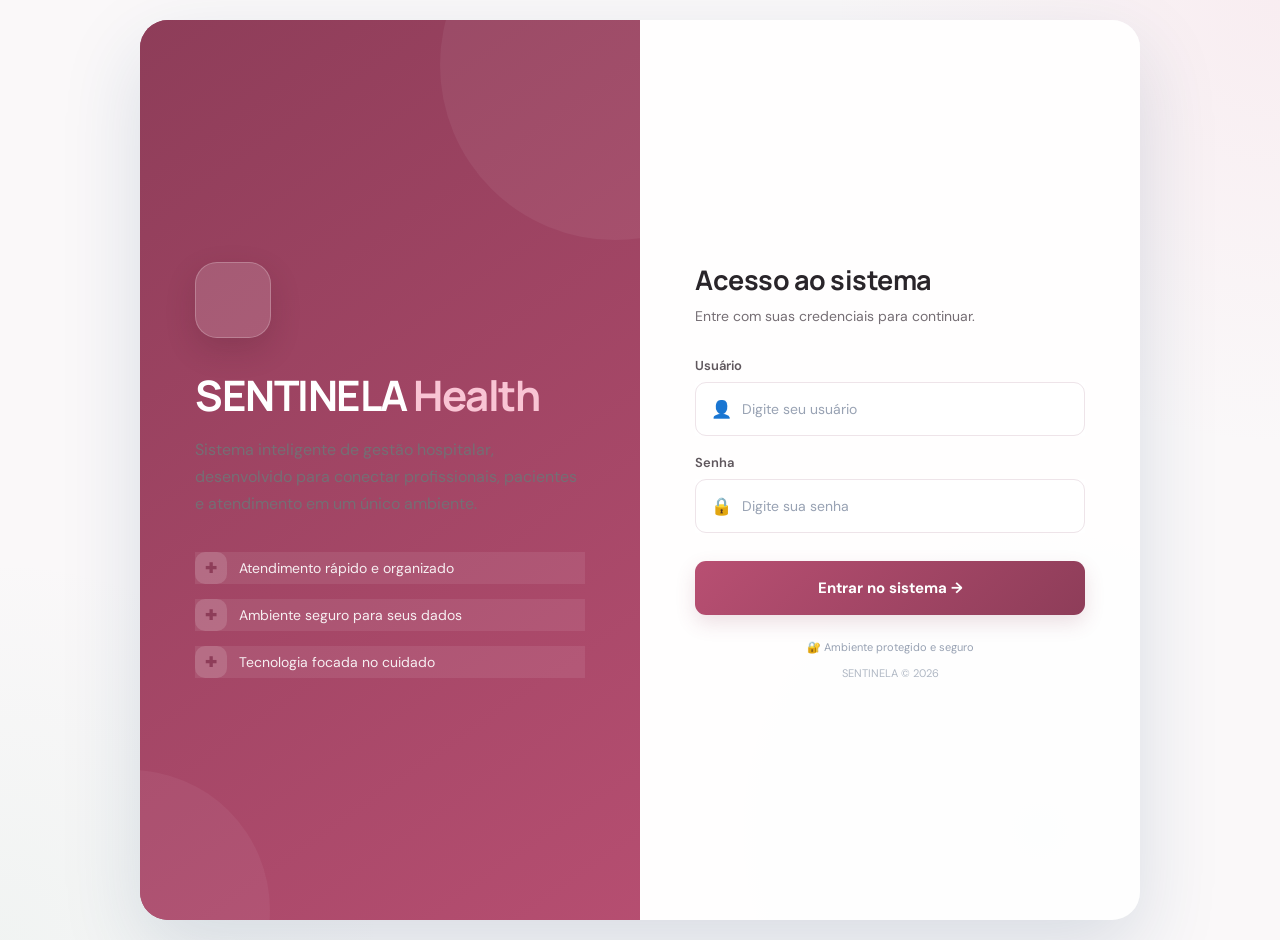
<file: sentinela-main/frontend/index.html>
<!DOCTYPE html>
<html lang="pt-BR">

<head>

  <meta charset="UTF-8">

  <meta
    name="viewport"
    content="width=device-width, initial-scale=1.0"
  >

  <title>SENTINELA | Sistema Hospitalar</title>

  <style>

    * {
      margin: 0;
      padding: 0;
      box-sizing: border-box;
    }

    :root {

      --azul: #0b5ed7;
      --azul-escuro: #073b88;
      --ciano: #12b8d4;

      --texto: #172033;
      --cinza: #667085;
      --borda: #d9e2ec;

      --fundo: #f4f8fc;
      --branco: #ffffff;

    }


    body {

      min-height: 100vh;

      font-family:
        "Inter",
        "Segoe UI",
        Arial,
        sans-serif;

      display: flex;

      justify-content: center;
      align-items: center;

      padding: 20px;

      background:
        radial-gradient(
          circle at 15% 20%,
          rgba(18, 184, 212, 0.16),
          transparent 28%
        ),

        radial-gradient(
          circle at 85% 80%,
          rgba(11, 94, 215, 0.14),
          transparent 30%
        ),

        linear-gradient(
          135deg,
          #f7fbff,
          #eef5fb
        );

      color: var(--texto);

    }


    /* ==============================
       CONTAINER PRINCIPAL
    ============================== */

    .login-wrapper {

      width: 100%;

      max-width: 1000px;

      min-height: 580px;

      display: grid;

      grid-template-columns:
        1fr 1fr;

      background:
        var(--branco);

      border-radius: 28px;

      overflow: hidden;

      box-shadow:
        0 30px 80px
        rgba(25, 65, 110, 0.15);

    }


    /* ==============================
       LADO INSTITUCIONAL
    ============================== */

    .painel-esquerdo {

      position: relative;

      padding: 55px;

      display: flex;

      flex-direction: column;

      justify-content: center;

      color: white;

      overflow: hidden;

      background:
        linear-gradient(
          145deg,
          #062f70 0%,
          #0b5ed7 55%,
          #0a8fc0 100%
        );

    }


    .painel-esquerdo::before {

      content: "";

      position: absolute;

      width: 350px;
      height: 350px;

      border-radius: 50%;

      background:
        rgba(255, 255, 255, 0.06);

      right: -150px;
      top: -130px;

    }


    .painel-esquerdo::after {

      content: "";

      position: absolute;

      width: 280px;
      height: 280px;

      border-radius: 50%;

      background:
        rgba(255, 255, 255, 0.05);

      left: -150px;
      bottom: -130px;

    }


    .logo-grande {

      position: relative;

      z-index: 1;

      width: 76px;
      height: 76px;

      display: flex;

      justify-content: center;
      align-items: center;

      margin-bottom: 28px;

      border-radius: 22px;

      background:
        rgba(255, 255, 255, 0.13);

      border:
        1px solid
        rgba(255, 255, 255, 0.25);

      font-size: 38px;

      box-shadow:
        0 12px 30px
        rgba(0, 0, 0, 0.15);

    }


    .painel-esquerdo h1 {

      position: relative;

      z-index: 1;

      font-size: 42px;

      letter-spacing: -1.5px;

      margin-bottom: 12px;

    }


    .painel-esquerdo h1 span {

      color:
        #55e5f5;

    }


    .descricao {

      position: relative;

      z-index: 1;

      max-width: 390px;

      font-size: 16px;

      line-height: 1.7;

      color:
        rgba(255, 255, 255, 0.78);

      margin-bottom: 35px;

    }


    /* ==============================
       BENEFÍCIOS
    ============================== */

    .recursos {

      position: relative;

      z-index: 1;

      display: flex;

      flex-direction: column;

      gap: 15px;

    }


    .recurso {

      display: flex;

      align-items: center;

      gap: 12px;

      font-size: 14px;

      color:
        rgba(255, 255, 255, 0.9);

    }


    .recurso-icon {

      width: 32px;
      height: 32px;

      display: flex;

      align-items: center;
      justify-content: center;

      border-radius: 10px;

      background:
        rgba(255, 255, 255, 0.12);

      font-size: 15px;

    }


    /* ==============================
       LOGIN
    ============================== */

    .painel-login {

      padding: 55px;

      display: flex;

      flex-direction: column;

      justify-content: center;

    }


    .login-header {

      margin-bottom: 30px;

    }


    .login-header h2 {

      font-size: 27px;

      margin-bottom: 8px;

      letter-spacing: -0.5px;

    }


    .login-header p {

      color:
        var(--cinza);

      font-size: 14px;

      line-height: 1.5;

    }


    /* ==============================
       CAMPOS
    ============================== */

    .campo {

      margin-bottom: 18px;

    }


    .campo label {

      display: block;

      margin-bottom: 8px;

      color:
        #344054;

      font-size: 13px;

      font-weight: 600;

    }


    .input-wrapper {

      position: relative;

    }


    .input-icon {

      position: absolute;

      left: 16px;
      top: 50%;

      transform:
        translateY(-50%);

      font-size: 17px;

      color:
        #98a2b3;

    }


    input {

      width: 100%;

      height: 54px;

      border:
        1px solid var(--borda);

      border-radius: 13px;

      background:
        #fbfdff;

      padding:
        0 16px 0 46px;

      font-size: 14px;

      color:
        var(--texto);

      outline: none;

      transition:
        0.2s ease;

    }


    input::placeholder {

      color:
        #98a2b3;

    }


    input:focus {

      background:
        white;

      border-color:
        var(--azul);

      box-shadow:
        0 0 0 4px
        rgba(11, 94, 215, 0.09);

    }


    /* ==============================
       BOTÃO
    ============================== */

    .botao-login {

      width: 100%;

      height: 54px;

      margin-top: 10px;

      border: none;

      border-radius: 13px;

      background:
        linear-gradient(
          135deg,
          var(--azul),
          #087ce8
        );

      color:
        white;

      font-size: 15px;

      font-weight: 700;

      cursor: pointer;

      box-shadow:
        0 10px 22px
        rgba(11, 94, 215, 0.22);

      transition:
        0.2s ease;

    }


    .botao-login:hover {

      transform:
        translateY(-2px);

      box-shadow:
        0 14px 28px
        rgba(11, 94, 215, 0.28);

    }


    .botao-login:active {

      transform:
        translateY(0);

    }


    .botao-login:disabled {

      opacity: 0.65;

      cursor:
        not-allowed;

      transform:
        none;

    }


    /* ==============================
       STATUS
    ============================== */

    #mensagem {

      display: none;

      margin-top: 18px;

      padding: 13px;

      border-radius: 11px;

      text-align: center;

      font-size: 13px;

      font-weight: 600;

    }


    #mensagem.erro {

      display: block;

      background:
        #fff0f1;

      color:
        #d92d20;

    }


    #mensagem.carregando {

      display: block;

      background:
        #eef5ff;

      color:
        var(--azul);

    }


    #mensagem.sucesso {

      display: block;

      background:
        #eafaf3;

      color:
        #16a36a;

    }


    /* ==============================
       RODAPÉ
    ============================== */

    .seguranca {

      display: flex;

      justify-content: center;

      align-items: center;

      gap: 6px;

      margin-top: 25px;

      font-size: 11px;

      color:
        #98a2b3;

    }


    .rodape {

      margin-top: 12px;

      text-align: center;

      font-size: 11px;

      color:
        #b0b8c4;

    }


    /* ==============================
       RESPONSIVO
    ============================== */

    @media (max-width: 800px) {

      .login-wrapper {

        grid-template-columns:
          1fr;

        max-width: 500px;

      }


      .painel-esquerdo {

        padding: 35px;

        min-height: 300px;

      }


      .painel-esquerdo h1 {

        font-size: 32px;

      }


      .descricao {

        margin-bottom: 20px;

      }


      .recursos {

        display: none;

      }


      .painel-login {

        padding: 35px;

      }

    }


    @media (max-width: 480px) {

      body {

        padding: 0;

      }


      .login-wrapper {

        min-height: 100vh;

        border-radius: 0;

        box-shadow: none;

      }


      .painel-esquerdo {

        min-height: 260px;

        padding:
          30px 25px;

      }


      .painel-login {

        padding:
          30px 25px;

      }


      .logo-grande {

        width: 60px;
        height: 60px;

        font-size: 30px;

      }


      .painel-esquerdo h1 {

        font-size: 29px;

      }

    }

  </style>

  <link rel="stylesheet" href="css/sentinela.css">
  <link rel="icon" type="image/svg+xml" href="img/sentinela-logo.svg">
</head>


<body>


  <main class="login-wrapper">


    <!-- ==========================
         PAINEL INSTITUCIONAL
    =========================== -->

    <section class="painel-esquerdo">


      <div class="logo-grande" aria-label="Sentinela"></div>


      <h1>

        SENTINELA
        <span>Health</span>

      </h1>


      <p class="descricao">

        Sistema inteligente de gestão hospitalar,
        desenvolvido para conectar profissionais,
        pacientes e atendimento em um único ambiente.

      </p>


      <div class="recursos">


        <div class="recurso">

          <div class="recurso-icon">
            ✓
          </div>

          <span>
            Atendimento rápido e organizado
          </span>

        </div>


        <div class="recurso">

          <div class="recurso-icon">
            🔒
          </div>

          <span>
            Ambiente seguro para seus dados
          </span>

        </div>


        <div class="recurso">

          <div class="recurso-icon">
            ♥
          </div>

          <span>
            Tecnologia focada no cuidado
          </span>

        </div>


      </div>

    </section>


    <!-- ==========================
         PAINEL DE LOGIN
    =========================== -->

    <section class="painel-login">


      <div class="login-header">

        <h2>
          Acesso ao sistema
        </h2>

        <p>
          Entre com suas credenciais para continuar.
        </p>

      </div>


      <form id="loginForm">


        <!-- ==========================
             USUÁRIO
        =========================== -->

        <div class="campo">

          <label for="usuario">
            Usuário
          </label>

          <div class="input-wrapper">

            <span class="input-icon">
              👤
            </span>

            <input
              id="usuario"
              type="text"
              placeholder="Digite seu usuário"
              autocomplete="username"
              required
            >

          </div>

        </div>


        <!-- ==========================
             SENHA
        =========================== -->

        <div class="campo">

          <label for="senha">
            Senha
          </label>

          <div class="input-wrapper">

            <span class="input-icon">
              🔒
            </span>

            <input
              id="senha"
              type="password"
              placeholder="Digite sua senha"
              autocomplete="current-password"
              required
            >

          </div>

        </div>


        <!-- ==========================
             BOTÃO
        =========================== -->

        <button
          class="botao-login"
          type="submit"
          id="botaoEntrar"
        >

          Entrar no sistema →

        </button>


      </form>


      <!-- MENSAGEM -->

      <div id="mensagem"></div>


      <!-- SEGURANÇA -->

      <div class="seguranca">

        🔐 Ambiente protegido e seguro

      </div>


      <!-- RODAPÉ -->

      <div class="rodape">

        SENTINELA © 2026

      </div>


    </section>


  </main>


  <script>


    /* ==================================
       ELEMENTOS
    ================================== */

    const formulario =
      document.getElementById(
        "loginForm"
      );


    const usuario =
      document.getElementById(
        "usuario"
      );


    const senha =
      document.getElementById(
        "senha"
      );


    const mensagem =
      document.getElementById(
        "mensagem"
      );


    const botao =
      document.getElementById(
        "botaoEntrar"
      );


    /* ==================================
       EVENTO DO FORMULÁRIO
    ================================== */

    formulario.addEventListener(
      "submit",
      login
    );


    /* ==================================
       FUNÇÃO DE LOGIN
    ================================== */

    async function login(evento) {

      evento.preventDefault();


      /* ==============================
         PEGAR VALORES
      ============================== */

      const usuarioValor =
        usuario.value.trim();

      const senhaValor =
        senha.value;


      /* ==============================
         VALIDAÇÃO
      ============================== */

      if (
        !usuarioValor ||
        !senhaValor
      ) {

        mostrarMensagem(
          "Preencha usuário e senha.",
          "erro"
        );

        return;

      }


      /* ==============================
         LOADING
      ============================== */

      botao.disabled = true;

      botao.textContent =
        "Entrando...";


      mostrarMensagem(
        "Autenticando suas credenciais...",
        "carregando"
      );


      /* ==============================
         LOGIN EXCLUSIVO DA TV
         
         Usuário: tv
         Senha: 123
      ============================== */

      if (
        usuarioValor.toLowerCase() === "tv" &&
        senhaValor === "123"
      ) {

        mostrarMensagem(
          "Acesso à TV autorizado. Abrindo painel...",
          "sucesso"
        );


        /*
         * Pequeno intervalo para
         * mostrar a mensagem de sucesso.
         */

        setTimeout(
          function() {

            window.location.href =
              "tv.html";

          },
          500
        );


        return;

      }


      /* ==============================
         LOGIN DOS OUTROS USUÁRIOS
      ============================== */

      try {

        const resposta =
          await fetch("/login",
            {
              method: "POST",

              headers: {

                "Content-Type":
                  "application/json"

              },

              body: JSON.stringify({

                usuario:
                  usuarioValor,

                senha:
                  senhaValor

              })

            }
          );


        /* ==============================
           TENTAR LER JSON
        ============================== */

        let data;

        try {

          data =
            await resposta.json();

        } catch {

          data = {};

        }


        /* ==============================
           LOGIN INVÁLIDO
        ============================== */

        if (!resposta.ok) {

          throw new Error(
            data.mensagem ||
            "Usuário ou senha inválidos."
          );

        }


        /* ==============================
           TRIAGEM
        ============================== */

        if (
          data.tipo ===
          "triagem"
        ) {

          window.location.href =
            "triagem.html";

          return;

        }


        /* ==============================
           MÉDICO
        ============================== */

        if (
          data.tipo ===
          "medico"
        ) {

          window.location.href =
            "medico.html";

          return;

        }


        /* ==============================
           ATENDIMENTO
        ============================== */

        if (
          data.tipo ===
          "atendimento"
        ) {

          window.location.href =
            "atendimento.html";

          return;

        }


        /* ==============================
           TV PELO SERVIDOR
           
           Caso futuramente você também
           cadastre a TV no banco.
        ============================== */

        if (
          data.tipo ===
          "tv"
        ) {

          window.location.href =
            "tv.html";

          return;

        }


        /* ==============================
           PERFIL DESCONHECIDO
        ============================== */

        throw new Error(
          "Perfil de usuário não reconhecido."
        );


      } catch (erro) {

        console.error(
          "Erro no login:",
          erro
        );


        mostrarMensagem(
          erro.message ||
          "Não foi possível conectar ao servidor.",
          "erro"
        );


        botao.disabled = false;

        botao.textContent =
          "Entrar no sistema →";

      }

    }


    /* ==================================
       MOSTRAR MENSAGEM
    ================================== */

    function mostrarMensagem(
      texto,
      tipo
    ) {

      mensagem.textContent =
        texto;

      mensagem.className =
        tipo;

    }


    /* ==================================
       ENTER PARA ENTRAR
    ================================== */

    usuario.addEventListener(
      "keydown",
      function(evento) {

        if (
          evento.key ===
          "Enter"
        ) {

          evento.preventDefault();

          senha.focus();

        }

      }
    );


    senha.addEventListener(
      "keydown",
      function(evento) {

        if (
          evento.key ===
          "Enter"
        ) {

          evento.preventDefault();

          formulario.requestSubmit();

        }

      }
    );


  </script>


</body>

</html>
</file>
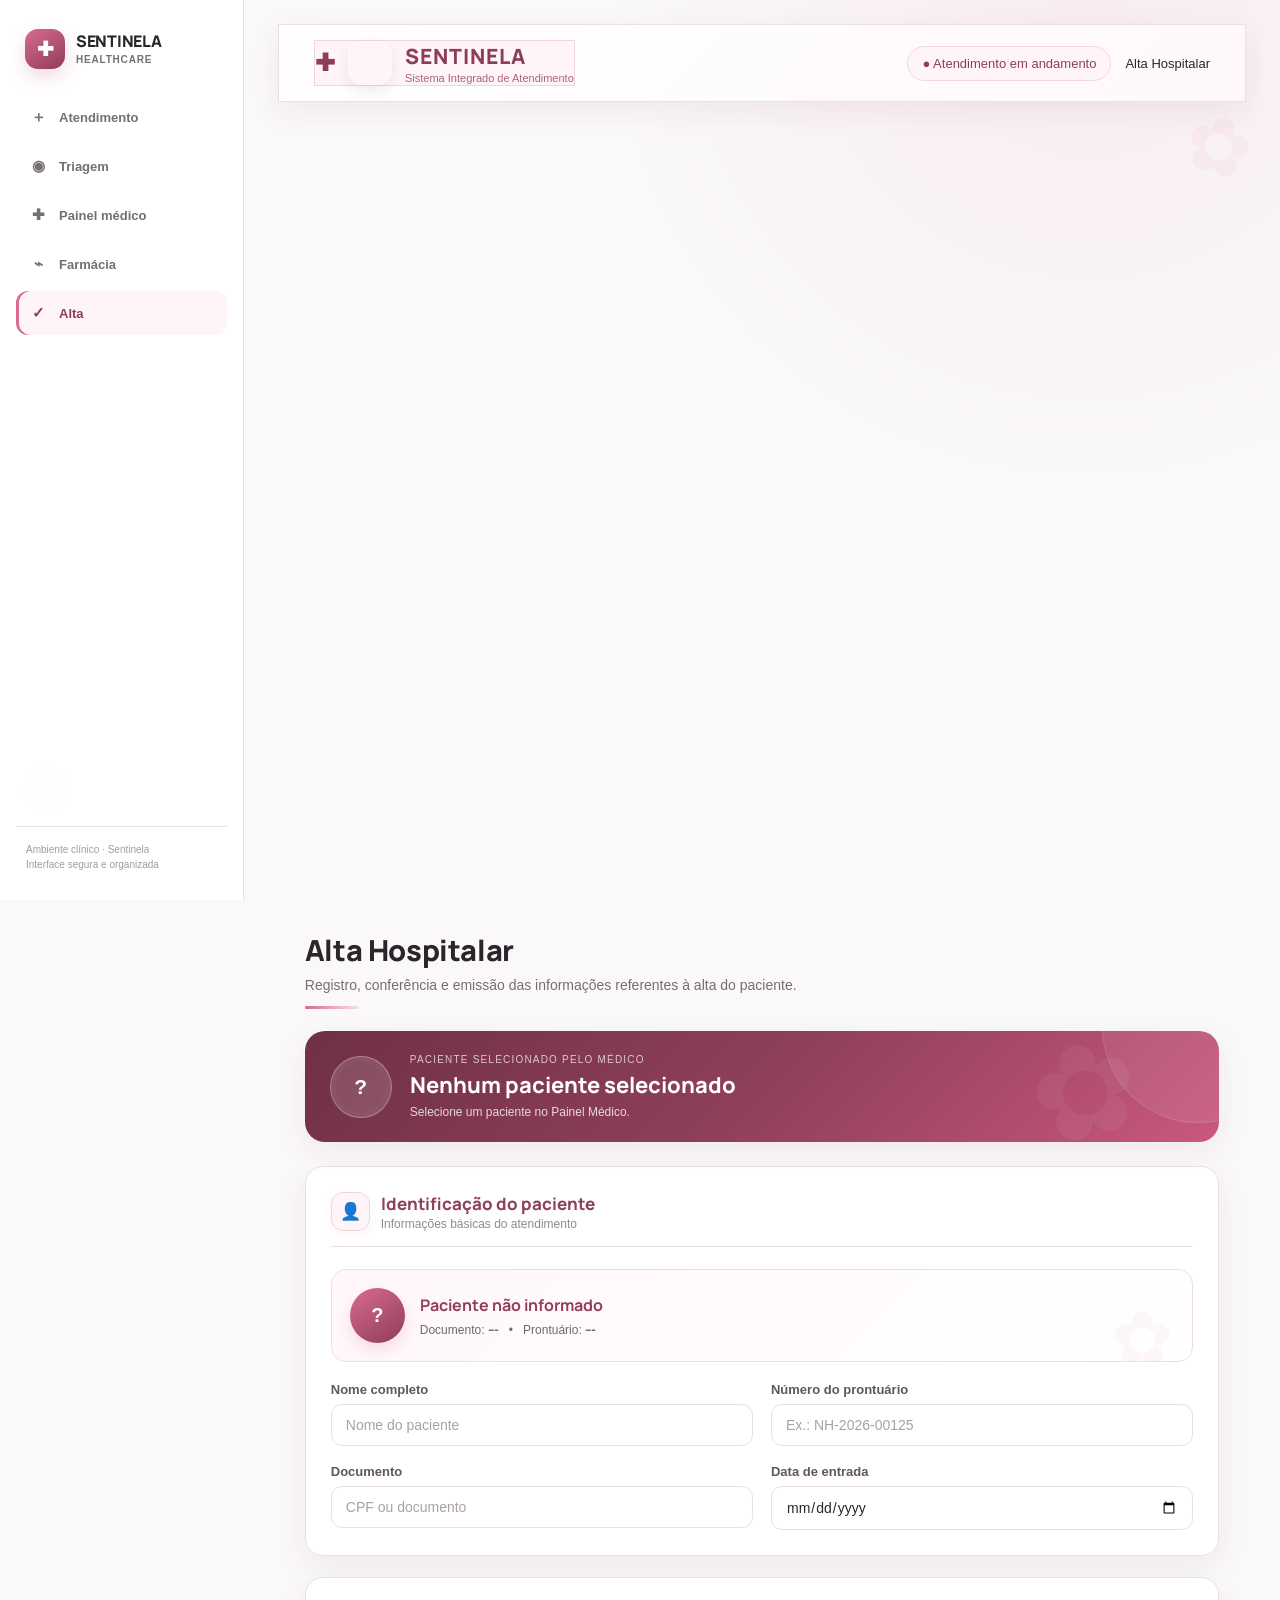
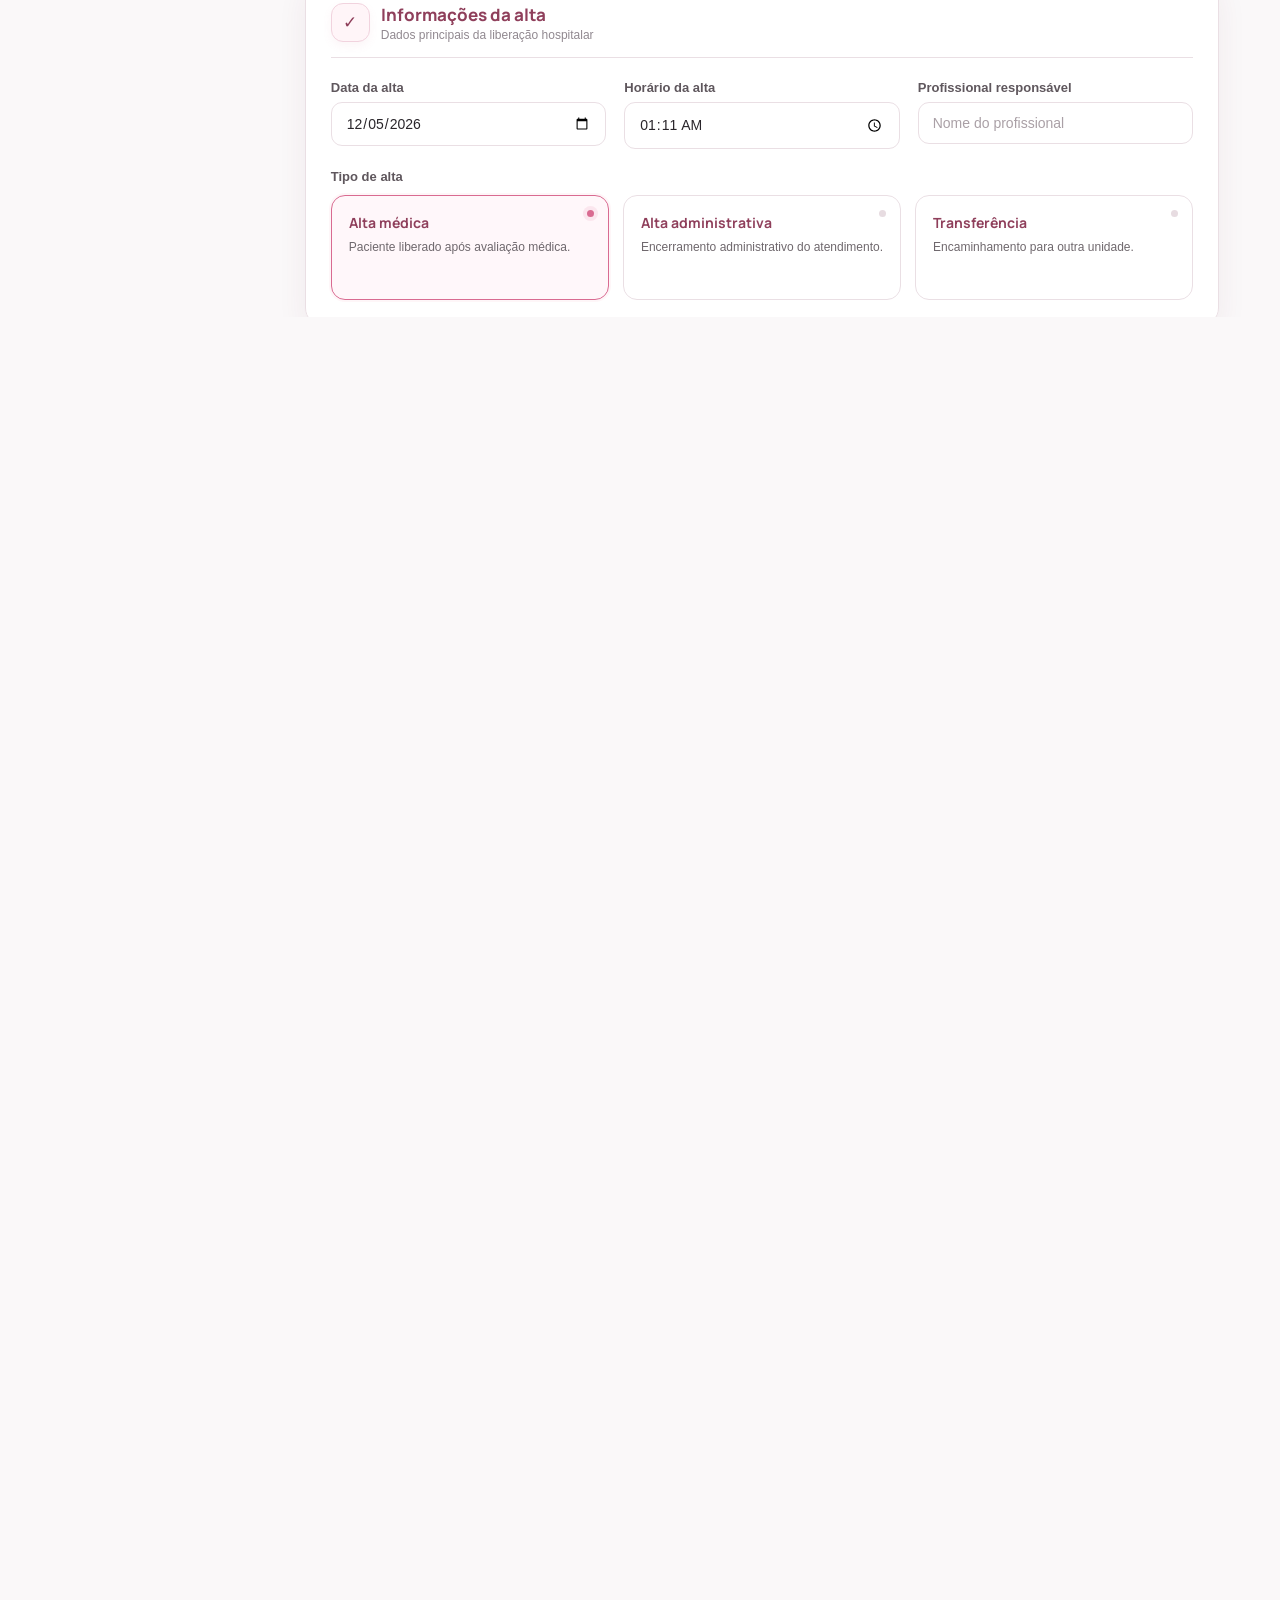
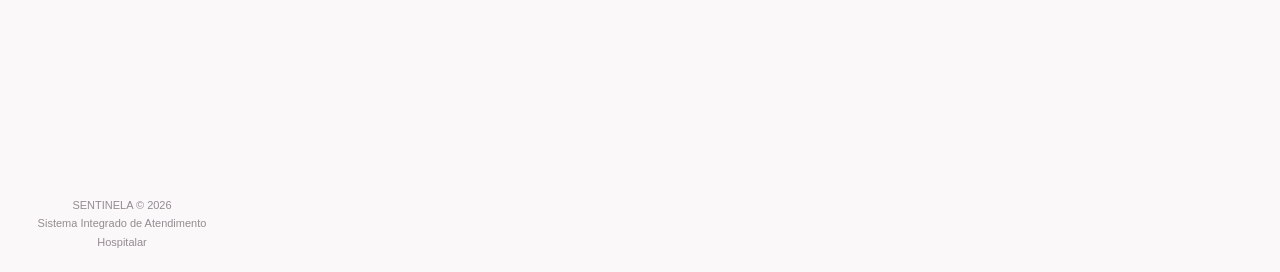
<file: sentinela-main/frontend/alta.html>
<!DOCTYPE html>
<html lang="pt-BR">

<head>

  <meta charset="UTF-8">
  <meta name="viewport" content="width=device-width, initial-scale=1.0">

  <title>SENTINELA | Alta Hospitalar</title>

  <link rel="stylesheet" href="css/sentinela.css">
  <link rel="icon" type="image/svg+xml" href="img/sentinela-logo.svg">

  <style>

    /* =====================================================
       SENTINELA — SAKURA CLINICAL
       Alta Hospitalar
    ===================================================== */

    * {
      margin: 0;
      padding: 0;
      box-sizing: border-box;
      font-family: "Inter", "Segoe UI", Arial, sans-serif;
    }

    :root {

      /* Sakura */
      --sakura: #d96b91;
      --sakura-light: #f9dfe8;
      --sakura-soft: #fff5f8;
      --sakura-hover: #c9587e;
      --sakura-dark: #8f3f5b;
      --rose-deep: #6f3047;

      /* Medical */
      --medical-green: #218a68;
      --medical-green-soft: #eaf8f3;

      --warning: #a87516;
      --warning-soft: #fff8e8;

      --danger: #c84d5c;
      --danger-soft: #fff0f2;

      /* Neutral */
      --background: #faf8f9;
      --white: #ffffff;
      --text: #29252a;
      --text-soft: #6f686d;
      --text-light: #918990;

      --border: #eadfe4;
      --border-light: #f1e8ec;

      --shadow:
        0 10px 30px rgba(111, 48, 71, .07);

      --shadow-hover:
        0 14px 35px rgba(111, 48, 71, .12);
    }


    /* =====================================================
       BODY
    ===================================================== */

    body {

      min-height: 100vh;

      background:
        radial-gradient(
          circle at 90% 5%,
          rgba(217,107,145,.08),
          transparent 25%
        ),
        radial-gradient(
          circle at 5% 45%,
          rgba(249,223,232,.25),
          transparent 28%
        ),
        var(--background);

      color: var(--text);

      position: relative;

    }


    /* Pequenos detalhes Sakura */

    body::before {

      content: "✿";

      position: fixed;

      top: 95px;
      right: 28px;

      font-size: 80px;

      color: rgba(217,107,145,.055);

      transform: rotate(15deg);

      pointer-events: none;

      z-index: 0;

    }


    body::after {

      content: "✿";

      position: fixed;

      bottom: 70px;
      left: 20px;

      font-size: 65px;

      color: rgba(143,63,91,.035);

      transform: rotate(-20deg);

      pointer-events: none;

      z-index: 0;

    }


    /* =====================================================
       HEADER
    ===================================================== */

    header {

      height: 78px;

      background:
        linear-gradient(
          135deg,
          #6f3047 0%,
          #8f3f5b 45%,
          #c9587e 100%
        );

      color: white;

      display: flex;

      align-items: center;

      justify-content: space-between;

      padding: 0 35px;

      box-shadow:
        0 6px 22px rgba(111,48,71,.20);

      position: relative;

      overflow: hidden;

      z-index: 2;

    }


    header::after {

      content: "";

      position: absolute;

      width: 280px;
      height: 280px;

      right: -100px;
      top: -170px;

      border-radius: 50%;

      border:
        1px solid
        rgba(255,255,255,.13);

      box-shadow:
        0 0 0 25px rgba(255,255,255,.025),
        0 0 0 50px rgba(255,255,255,.02);

    }


    .logo {

      display: flex;

      align-items: center;

      gap: 13px;

      position: relative;

      z-index: 2;

    }


    .logo-icon {

      width: 44px;
      height: 44px;

      border-radius: 14px;

      background:
        rgba(255,255,255,.13);

      border:
        1px solid
        rgba(255,255,255,.25);

      display: flex;

      align-items: center;
      justify-content: center;

      font-size: 23px;

      position: relative;

      box-shadow:
        0 5px 15px rgba(0,0,0,.08);

    }


    .logo-icon::before {

      content: "✿";

      color: white;

      font-size: 20px;

    }


    .logo h1 {

      font-size: 21px;

      letter-spacing: 1px;

      font-weight: 800;

    }


    .logo span {

      display: block;

      font-size: 11px;

      opacity: .78;

      margin-top: 2px;

    }


    .header-info {

      display: flex;

      align-items: center;

      gap: 14px;

      font-size: 13px;

      position: relative;

      z-index: 2;

    }


    .status {

      background:
        rgba(255,255,255,.13);

      padding:
        9px 14px;

      border-radius: 30px;

      border:
        1px solid
        rgba(255,255,255,.20);

      backdrop-filter: blur(8px);

    }


    /* =====================================================
       CONTAINER
    ===================================================== */

    .container {

      max-width: 1250px;

      margin: 34px auto;

      padding: 0 25px;

      position: relative;

      z-index: 1;

    }


    /* =====================================================
       PAGE TITLE
    ===================================================== */

    .page-title {

      margin-bottom: 22px;

      position: relative;

    }


    .page-title h2 {

      font-size: 29px;

      color: var(--sakura-dark);

      margin-bottom: 7px;

      font-weight: 800;

      letter-spacing: -.4px;

    }


    .page-title p {

      color: var(--text-soft);

      font-size: 14px;

    }


    /* pequena linha decorativa */

    .page-title::after {

      content: "";

      display: block;

      width: 54px;
      height: 3px;

      margin-top: 13px;

      border-radius: 20px;

      background:
        linear-gradient(
          90deg,
          var(--sakura),
          var(--sakura-light)
        );

    }


    /* =====================================================
       PACIENTE SELECIONADO
    ===================================================== */

    .paciente-selecionado {

      position: relative;

      background:
        linear-gradient(
          135deg,
          #6f3047,
          #8f3f5b 50%,
          #c9587e
        );

      color: white;

      border-radius: 20px;

      padding: 23px 25px;

      margin-bottom: 24px;

      display: flex;

      align-items: center;

      gap: 18px;

      overflow: hidden;

      box-shadow:
        0 14px 32px
        rgba(111,48,71,.18);

    }


    .paciente-selecionado::before {

      content: "✿";

      position: absolute;

      right: 80px;
      bottom: -25px;

      font-size: 130px;

      color:
        rgba(255,255,255,.055);

      transform: rotate(-15deg);

    }


    .paciente-selecionado::after {

      content: "";

      position: absolute;

      width: 190px;
      height: 190px;

      right: -75px;
      top: -100px;

      border-radius: 50%;

      background:
        rgba(255,255,255,.08);

      border:
        1px solid
        rgba(255,255,255,.10);

    }


    .paciente-avatar {

      position: relative;

      z-index: 2;

      width: 62px;
      height: 62px;

      flex-shrink: 0;

      border-radius: 50%;

      background:
        rgba(255,255,255,.14);

      border:
        1px solid
        rgba(255,255,255,.30);

      display: flex;

      align-items: center;
      justify-content: center;

      font-size: 21px;

      font-weight: 800;

      box-shadow:
        inset 0 0 0 5px
        rgba(255,255,255,.025);

    }


    .paciente-selecionado-info {

      position: relative;

      z-index: 2;

    }


    .paciente-selecionado-info small {

      display: block;

      font-size: 10px;

      text-transform: uppercase;

      letter-spacing: 1.2px;

      opacity: .72;

      margin-bottom: 5px;

    }


    .paciente-selecionado-info h3 {

      font-size: 22px;

      margin-bottom: 5px;

      font-weight: 750;

    }


    .paciente-selecionado-info p {

      font-size: 12px;

      opacity: .80;

    }


    /* =====================================================
       CARDS
    ===================================================== */

    .card {

      background:
        rgba(255,255,255,.96);

      border-radius: 18px;

      padding: 25px;

      margin-bottom: 21px;

      border:
        1px solid
        var(--border);

      box-shadow:
        var(--shadow);

      transition:
        transform .22s ease,
        box-shadow .22s ease,
        border-color .22s ease;

    }


    .card:hover {

      transform: translateY(-1px);

      box-shadow:
        var(--shadow-hover);

      border-color:
        #e5cdd6;

    }


    /* =====================================================
       CARD TITLE
    ===================================================== */

    .card-title {

      display: flex;

      align-items: center;

      gap: 11px;

      margin-bottom: 22px;

      padding-bottom: 15px;

      border-bottom:
        1px solid
        var(--border-light);

    }


    .card-title-icon {

      width: 39px;
      height: 39px;

      border-radius: 12px;

      background:
        linear-gradient(
          135deg,
          var(--sakura-soft),
          var(--sakura-light)
        );

      color:
        var(--sakura-dark);

      display: flex;

      align-items: center;
      justify-content: center;

      font-size: 17px;

      border:
        1px solid
        #f1d3de;

      box-shadow:
        0 4px 10px
        rgba(217,107,145,.07);

    }


    .card-title h3 {

      font-size: 17px;

      color:
        var(--sakura-dark);

      font-weight: 750;

    }


    .card-title p {

      color:
        var(--text-light);

      font-size: 12px;

      margin-top: 2px;

    }


    /* =====================================================
       GRID
    ===================================================== */

    .grid {

      display: grid;

      grid-template-columns:
        repeat(2, 1fr);

      gap: 18px;

    }


    .grid-3 {

      display: grid;

      grid-template-columns:
        repeat(3, 1fr);

      gap: 18px;

    }


    .campo {

      display: flex;

      flex-direction: column;

      gap: 7px;

    }


    .campo.full {

      grid-column:
        1 / -1;

    }


    label {

      font-size: 13px;

      font-weight: 650;

      color:
        #4e454b;

    }


    /* =====================================================
       INPUTS
    ===================================================== */

    input,
    select,
    textarea {

      width: 100%;

      border:
        1px solid
        var(--border);

      border-radius: 11px;

      padding:
        12px 14px;

      outline: none;

      font-size: 14px;

      color:
        var(--text);

      background:
        #fffafb;

      transition:
        border .2s ease,
        box-shadow .2s ease,
        background .2s ease,
        transform .2s ease;

    }


    input::placeholder,
    textarea::placeholder {

      color:
        #aaa0a6;

    }


    input:hover,
    select:hover,
    textarea:hover {

      border-color:
        #dfc8d1;

    }


    input:focus,
    select:focus,
    textarea:focus {

      border-color:
        var(--sakura);

      box-shadow:
        0 0 0 3px
        rgba(217,107,145,.11);

      background:
        white;

    }


    input:focus,
    select:focus {

      transform:
        translateY(-1px);

    }


    textarea {

      resize: vertical;

      min-height: 120px;

      line-height: 1.55;

    }


    /* =====================================================
       IDENTIFICAÇÃO DO PACIENTE
    ===================================================== */

    .patient-highlight {

      background:
        linear-gradient(
          135deg,
          #fff6f9,
          #fffafb
        );

      border:
        1px solid
        #efd8e0;

      border-radius: 15px;

      padding: 18px;

      display: flex;

      align-items: center;

      gap: 15px;

      margin-bottom: 20px;

      position: relative;

      overflow: hidden;

    }


    .patient-highlight::after {

      content: "✿";

      position: absolute;

      right: 18px;
      bottom: -22px;

      font-size: 75px;

      color:
        rgba(217,107,145,.055);

    }


    .patient-avatar {

      width: 55px;
      height: 55px;

      border-radius: 50%;

      background:
        linear-gradient(
          135deg,
          var(--sakura),
          var(--sakura-dark)
        );

      color: white;

      display: flex;

      align-items: center;
      justify-content: center;

      font-size: 20px;

      font-weight: 800;

      flex-shrink: 0;

      box-shadow:
        0 7px 16px
        rgba(217,107,145,.20);

    }


    .patient-info h4 {

      color:
        var(--sakura-dark);

      font-size: 16px;

      margin-bottom: 4px;

    }


    .patient-info span {

      color:
        var(--text-soft);

      font-size: 12px;

    }


    .patient-info strong {

      color:
        #4d4449;

    }


    /* =====================================================
       TIPO DE ALTA
    ===================================================== */

    .alta-options {

      display: grid;

      grid-template-columns:
        repeat(3, 1fr);

      gap: 14px;

      margin-top: 10px;

    }


    .alta-option {

      position: relative;

    }


    .alta-option input {

      display: none;

    }


    .alta-option label {

      display: block;

      border:
        1px solid
        var(--border);

      border-radius: 14px;

      padding: 17px;

      cursor: pointer;

      transition:
        .2s ease;

      background:
        white;

      min-height: 105px;

      position: relative;

    }


    .alta-option label::after {

      content: "";

      position: absolute;

      width: 7px;
      height: 7px;

      border-radius: 50%;

      right: 14px;
      top: 14px;

      background:
        #e7dce1;

    }


    .alta-option label:hover {

      border-color:
        #e1bdca;

      transform:
        translateY(-2px);

      box-shadow:
        0 7px 18px
        rgba(111,48,71,.07);

    }


    .alta-option label strong {

      display: block;

      color:
        var(--sakura-dark);

      margin-bottom: 7px;

      font-size: 14px;

    }


    .alta-option label span {

      font-size: 12px;

      color:
        var(--text-soft);

      font-weight: normal;

      line-height: 1.45;

    }


    .alta-option input:checked + label {

      border-color:
        var(--sakura);

      background:
        linear-gradient(
          135deg,
          #fff5f8,
          #fffafb
        );

      box-shadow:
        0 0 0 3px
        rgba(217,107,145,.08);

    }


    .alta-option input:checked + label::after {

      background:
        var(--sakura);

      box-shadow:
        0 0 0 4px
        rgba(217,107,145,.12);

    }


    /* =====================================================
       RESUMO
    ===================================================== */

    .resumo-box {

      background:
        linear-gradient(
          135deg,
          #fff7fa,
          #fffafb
        );

      border-left:
        4px solid
        var(--sakura);

      padding:
        16px 18px;

      border-radius: 9px;

      margin-top: 20px;

      color:
        #655a60;

      font-size: 13px;

      line-height: 1.65;

    }


    .resumo-box strong {

      color:
        var(--sakura-dark);

    }


    /* =====================================================
       AVISO
    ===================================================== */

    .aviso {

      display: flex;

      align-items: flex-start;

      gap: 12px;

      background:
        var(--warning-soft);

      border:
        1px solid
        #f1dfae;

      padding: 15px;

      border-radius: 12px;

      color:
        #735e24;

      font-size: 12px;

      line-height: 1.55;

      box-shadow:
        0 5px 15px
        rgba(168,117,22,.04);

    }


    .aviso-icon {

      width: 27px;
      height: 27px;

      border-radius: 50%;

      display: flex;

      align-items: center;
      justify-content: center;

      background:
        rgba(168,117,22,.10);

      flex-shrink: 0;

      font-size: 15px;

    }


    /* =====================================================
       BOTÕES
    ===================================================== */

    .acoes {

      display: flex;

      justify-content: flex-end;

      gap: 11px;

      margin-top: 24px;

      margin-bottom: 40px;

      flex-wrap: wrap;

    }


    button {

      border: none;

      cursor: pointer;

      border-radius: 11px;

      padding:
        13px 19px;

      font-size: 13px;

      font-weight: 700;

      transition:
        transform .2s ease,
        box-shadow .2s ease,
        background .2s ease;

      display: flex;

      align-items: center;

      justify-content: center;

      gap: 8px;

    }


    button:hover {

      transform:
        translateY(-2px);

    }


    button:active {

      transform:
        translateY(0);

    }


    .btn-secondary {

      background:
        white;

      color:
        var(--text-soft);

      border:
        1px solid
        var(--border);

    }


    .btn-secondary:hover {

      border-color:
        #d8bec8;

      color:
        var(--sakura-dark);

      box-shadow:
        0 6px 15px
        rgba(111,48,71,.07);

    }


    .btn-pdf {

      background:
        var(--medical-green-soft);

      color:
        var(--medical-green);

      border:
        1px solid
        #cce9dd;

    }


    .btn-pdf:hover {

      background:
        #def3ea;

      box-shadow:
        0 7px 17px
        rgba(33,138,104,.10);

    }


    .btn-print {

      background:
        #fff4f7;

      color:
        var(--sakura-dark);

      border:
        1px solid
        #efd3dd;

    }


    .btn-print:hover {

      background:
        var(--sakura-light);

      box-shadow:
        0 7px 17px
        rgba(217,107,145,.11);

    }


    .btn-save {

      background:
        linear-gradient(
          135deg,
          var(--sakura),
          var(--sakura-dark)
        );

      color:
        white;

      box-shadow:
        0 7px 18px
        rgba(143,63,91,.22);

    }


    .btn-save:hover {

      box-shadow:
        0 10px 23px
        rgba(143,63,91,.30);

    }


    /* =====================================================
       FOOTER
    ===================================================== */

    footer {

      text-align: center;

      color:
        #958a90;

      font-size: 11px;

      padding:
        20px;

      line-height: 1.7;

    }


    /* =====================================================
       TOAST
    ===================================================== */

    .toast {

      position: fixed;

      right: 25px;
      bottom: 25px;

      background:
        linear-gradient(
          135deg,
          var(--medical-green),
          #176e55
        );

      color: white;

      padding:
        14px 20px;

      border-radius: 12px;

      box-shadow:
        0 10px 28px
        rgba(0,0,0,.16);

      transform:
        translateY(100px);

      opacity: 0;

      transition:
        .3s ease;

      z-index: 1000;

      font-size: 13px;

      font-weight: 600;

    }


    .toast.show {

      transform:
        translateY(0);

      opacity: 1;

    }


    /* =====================================================
       RESPONSIVO
    ===================================================== */

    @media (max-width: 900px) {

      .grid-3,
      .alta-options {

        grid-template-columns:
          1fr 1fr;

      }

    }


    @media (max-width: 800px) {

      header {

        padding:
          0 18px;

        height: 70px;

      }


      .header-info {

        display: none;

      }


      .grid,
      .grid-3,
      .alta-options {

        grid-template-columns:
          1fr;

      }


      .acoes {

        flex-direction:
          column;

      }


      button {

        width: 100%;

      }


      .container {

        padding:
          0 15px;

        margin-top:
          25px;

      }


      .card {

        padding:
          19px;

        border-radius:
          15px;

      }


      .paciente-selecionado {

        padding:
          18px;

      }


      .paciente-selecionado-info h3 {

        font-size:
          18px;

      }


      .page-title h2 {

        font-size:
          24px;

      }

    }


    @media (max-width: 480px) {

      .logo h1 {

        font-size:
          18px;

      }


      .logo span {

        display:
          none;

      }


      .logo-icon {

        width:
          40px;

        height:
          40px;

      }


      .paciente-avatar {

        width:
          53px;

        height:
          53px;

      }


      .paciente-selecionado {

        gap:
          12px;

      }

    }


    /* =====================================================
       IMPRESSÃO / PDF
    ===================================================== */

    @page {

      size: A4;

      margin:
        12mm 12mm 15mm 12mm;

    }


    @media print {

      * {

        -webkit-print-color-adjust:
          exact !important;

        print-color-adjust:
          exact !important;

      }


      body {

        background:
          white !important;

        color:
          #222 !important;

      }


      body::before,
      body::after {

        display:
          none !important;

      }


      /* Esconde navegação */

      .sentinela-sidebar {

        display:
          none !important;

      }


      header {

        height:
          auto !important;

        min-height:
          65px;

        padding:
          12px 18px !important;

        background:
          #8f3f5b !important;

        box-shadow:
          none !important;

        border-radius:
          0 !important;

      }


      header::after {

        display:
          none !important;

      }


      .header-info {

        display:
          flex !important;

        color:
          white !important;

      }


      .status {

        border:
          1px solid
          rgba(255,255,255,.35) !important;

      }


      .container {

        max-width:
          100% !important;

        margin:
          15px 0 !important;

        padding:
          0 !important;

      }


      .page-title {

        margin-bottom:
          14px !important;

      }


      .page-title h2 {

        color:
          #6f3047 !important;

        font-size:
          23px !important;

      }


      .page-title p {

        color:
          #666 !important;

      }


      .paciente-selecionado {

        color:
          white !important;

        background:
          #8f3f5b !important;

        box-shadow:
          none !important;

        border-radius:
          10px !important;

        padding:
          14px 17px !important;

        margin-bottom:
          15px !important;

      }


      .paciente-selecionado::before,
      .paciente-selecionado::after {

        display:
          none !important;

      }


      .paciente-avatar {

        color:
          white !important;

        background:
          #a94e70 !important;

        border:
          1px solid
          rgba(255,255,255,.45) !important;

      }


      .card {

        box-shadow:
          none !important;

        border:
          1px solid
          #ddd !important;

        border-radius:
          8px !important;

        padding:
          16px !important;

        margin-bottom:
          12px !important;

        break-inside:
          avoid;

      }


      .card-title {

        margin-bottom:
          13px !important;

        padding-bottom:
          9px !important;

      }


      .card-title-icon {

        background:
          #f9dfe8 !important;

        color:
          #6f3047 !important;

      }


      .card-title h3 {

        color:
          #6f3047 !important;

      }


      .patient-highlight {

        background:
          #fff7fa !important;

        border:
          1px solid
          #ead2db !important;

      }


      .patient-highlight::after {

        display:
          none !important;

      }


      input,
      select,
      textarea {

        border:
          1px solid
          #ddd !important;

        background:
          white !important;

        color:
          #222 !important;

        box-shadow:
          none !important;

      }


      textarea {

        min-height:
          75px !important;

      }


      .alta-option label {

        background:
          white !important;

        border:
          1px solid
          #ddd !important;

      }


      .alta-option input:checked + label {

        border:
          2px solid
          #8f3f5b !important;

        background:
          #fff7fa !important;

      }


      .resumo-box {

        background:
          #fff8fa !important;

        border-left:
          4px solid
          #8f3f5b !important;

      }


      .aviso {

        background:
          #fff9e8 !important;

        break-inside:
          avoid;

      }


      /* Esconde controles no documento */

      .acoes,
      footer,
      .toast {

        display:
          none !important;

      }


      /* Evita quebra ruim */

      .campo,
      .patient-highlight,
      .resumo-box {

        break-inside:
          avoid;

      }


      /* Título específico do documento */

      .page-title::after {

        background:
          #d96b91 !important;

      }

    }

  </style>

</head>


<body class="app-page">


  <!-- =====================================================
       SIDEBAR
  ===================================================== -->

  <aside
    class="sentinela-sidebar"
    aria-label="Navegação principal"
  >

    <div class="sentinela-brand">

      <div class="sentinela-mark">
        ✚
      </div>

      <div>
        <strong>SENTINELA</strong>
        <span>Healthcare</span>
      </div>

    </div>


    <nav class="sentinela-nav">

      <a href="atendimento.html">
        <span class="nav-icon">＋</span>
        <span>Atendimento</span>
      </a>

      <a href="triagem.html">
        <span class="nav-icon">◉</span>
        <span>Triagem</span>
      </a>

      <a href="medico.html">
        <span class="nav-icon">✚</span>
        <span>Painel médico</span>
      </a>

      <a href="medicacoes.html">
        <span class="nav-icon">⌁</span>
        <span>Farmácia</span>
      </a>

      <a href="alta.html" class="active">
        <span class="nav-icon">✓</span>
        <span>Alta</span>
      </a>

    </nav>


    <div class="sentinela-side-footer">

      Ambiente clínico · Sentinela
      <br>
      Interface segura e organizada

    </div>

  </aside>


  <!-- =====================================================
       HEADER
  ===================================================== -->

  <header>

    <div class="logo">

      <div
        class="logo-icon"
        aria-label="Sentinela"
      ></div>

      <div>

        <h1>
          SENTINELA
        </h1>

        <span>
          Sistema Integrado de Atendimento
        </span>

      </div>

    </div>


    <div class="header-info">

      <div class="status">
        ● Atendimento em andamento
      </div>

      <span>
        Alta Hospitalar
      </span>

    </div>

  </header>


  <!-- =====================================================
       CONTEÚDO
  ===================================================== -->

  <main class="container">


    <div class="page-title">

      <h2>
        Alta Hospitalar
      </h2>

      <p>
        Registro, conferência e emissão das informações referentes à alta do paciente.
      </p>

    </div>


    <!-- =====================================================
         PACIENTE SELECIONADO
    ===================================================== -->

    <section class="paciente-selecionado">

      <div
        class="paciente-avatar"
        id="avatarPaciente"
      >
        ?
      </div>


      <div class="paciente-selecionado-info">

        <small>
          Paciente selecionado pelo médico
        </small>

        <h3 id="nomePacienteTopo">
          Nenhum paciente selecionado
        </h3>

        <p id="infoPacienteTopo">
          Selecione um paciente no Painel Médico.
        </p>

      </div>

    </section>


    <!-- =====================================================
         IDENTIFICAÇÃO
    ===================================================== -->

    <section class="card">

      <div class="card-title">

        <div class="card-title-icon">
          👤
        </div>

        <div>

          <h3>
            Identificação do paciente
          </h3>

          <p>
            Informações básicas do atendimento
          </p>

        </div>

      </div>


      <div class="patient-highlight">

        <div
          class="patient-avatar"
          id="avatarPaciente2"
        >
          ?
        </div>


        <div class="patient-info">

          <h4 id="nomePacienteDisplay">
            Paciente não informado
          </h4>

          <span>

            Documento:
            <strong id="documentoDisplay">
              ---
            </strong>

            &nbsp; • &nbsp;

            Prontuário:
            <strong id="prontuarioDisplay">
              ---
            </strong>

          </span>

        </div>

      </div>


      <div class="grid">


        <div class="campo">

          <label for="nomePaciente">
            Nome completo
          </label>

          <input
            type="text"
            id="nomePaciente"
            placeholder="Nome do paciente"
            oninput="atualizarPaciente()"
          >

        </div>


        <div class="campo">

          <label for="prontuario">
            Número do prontuário
          </label>

          <input
            type="text"
            id="prontuario"
            placeholder="Ex.: NH-2026-00125"
            oninput="atualizarPaciente()"
          >

        </div>


        <div class="campo">

          <label for="documento">
            Documento
          </label>

          <input
            type="text"
            id="documento"
            placeholder="CPF ou documento"
            oninput="atualizarPaciente()"
          >

        </div>


        <div class="campo">

          <label for="dataEntrada">
            Data de entrada
          </label>

          <input
            type="date"
            id="dataEntrada"
          >

        </div>

      </div>

    </section>


    <!-- =====================================================
         DADOS DA ALTA
    ===================================================== -->

    <section class="card">

      <div class="card-title">

        <div class="card-title-icon">
          ✓
        </div>

        <div>

          <h3>
            Informações da alta
          </h3>

          <p>
            Dados principais da liberação hospitalar
          </p>

        </div>

      </div>


      <div class="grid-3">


        <div class="campo">

          <label for="dataAlta">
            Data da alta
          </label>

          <input
            type="date"
            id="dataAlta"
          >

        </div>


        <div class="campo">

          <label for="horaAlta">
            Horário da alta
          </label>

          <input
            type="time"
            id="horaAlta"
          >

        </div>


        <div class="campo">

          <label for="profissional">
            Profissional responsável
          </label>

          <input
            type="text"
            id="profissional"
            placeholder="Nome do profissional"
          >

        </div>

      </div>


      <br>


      <label>
        Tipo de alta
      </label>


      <div class="alta-options">


        <div class="alta-option">

          <input
            type="radio"
            name="tipoAlta"
            id="altaNormal"
            value="Alta médica"
            checked
          >

          <label for="altaNormal">

            <strong>
              Alta médica
            </strong>

            <span>
              Paciente liberado após avaliação médica.
            </span>

          </label>

        </div>


        <div class="alta-option">

          <input
            type="radio"
            name="tipoAlta"
            id="altaAdministrativa"
            value="Alta administrativa"
          >

          <label for="altaAdministrativa">

            <strong>
              Alta administrativa
            </strong>

            <span>
              Encerramento administrativo do atendimento.
            </span>

          </label>

        </div>


        <div class="alta-option">

          <input
            type="radio"
            name="tipoAlta"
            id="altaTransferencia"
            value="Transferência"
          >

          <label for="altaTransferencia">

            <strong>
              Transferência
            </strong>

            <span>
              Encaminhamento para outra unidade.
            </span>

          </label>

        </div>

      </div>

    </section>


    <!-- =====================================================
         RESUMO CLÍNICO
    ===================================================== -->

    <section class="card">

      <div class="card-title">

        <div class="card-title-icon">
          +
        </div>

        <div>

          <h3>
            Resumo clínico
          </h3>

          <p>
            Informações referentes ao atendimento
          </p>

        </div>

      </div>


      <div class="grid">


        <div class="campo full">

          <label for="diagnostico">
            Diagnóstico / condição de alta
          </label>

          <textarea
            id="diagnostico"
            placeholder="Informe o diagnóstico ou condição registrada na alta..."
          ></textarea>

        </div>


        <div class="campo full">

          <label for="resumo">
            Resumo do atendimento
          </label>

          <textarea
            id="resumo"
            placeholder="Descreva de forma resumida o atendimento realizado..."
          ></textarea>

        </div>

      </div>

    </section>


    <!-- =====================================================
         ORIENTAÇÕES
    ===================================================== -->

    <section class="card">

      <div class="card-title">

        <div class="card-title-icon">
          ℹ
        </div>

        <div>

          <h3>
            Orientações para o paciente
          </h3>

          <p>
            Cuidados e recomendações após a alta
          </p>

        </div>

      </div>


      <div class="grid">


        <div class="campo full">

          <label for="orientacoes">
            Orientações
          </label>

          <textarea
            id="orientacoes"
            placeholder="Digite as orientações fornecidas ao paciente..."
          ></textarea>

        </div>


        <div class="campo">

          <label for="retorno">
            Retorno / acompanhamento
          </label>

          <input
            type="text"
            id="retorno"
            placeholder="Ex.: Retorno em 15 dias"
          >

        </div>


        <div class="campo">

          <label for="especialidade">
            Especialidade / setor
          </label>

          <input
            type="text"
            id="especialidade"
            placeholder="Ex.: Cardiologia"
          >

        </div>

      </div>

    </section>


    <!-- =====================================================
         OBSERVAÇÕES
    ===================================================== -->

    <section class="card">

      <div class="card-title">

        <div class="card-title-icon">
          ☑
        </div>

        <div>

          <h3>
            Observações finais
          </h3>

          <p>
            Informações adicionais da alta
          </p>

        </div>

      </div>


      <div class="campo">

        <label for="observacoes">
          Observações
        </label>

        <textarea
          id="observacoes"
          placeholder="Digite observações adicionais, se necessário..."
        ></textarea>

      </div>


      <div class="resumo-box">

        <strong>
          Resumo da emissão
        </strong>

        <br>

        Este documento registra as informações referentes à alta
        hospitalar e deve ser utilizado conforme os procedimentos
        internos da instituição.

      </div>

    </section>


    <!-- =====================================================
         AVISO
    ===================================================== -->

    <div class="aviso">

      <div class="aviso-icon">
        ⚠
      </div>

      <div>

        <strong>
          Importante:
        </strong>

        confira todas as informações antes de salvar ou emitir
        o documento de alta.

      </div>

    </div>


    <!-- =====================================================
         AÇÕES
    ===================================================== -->

    <div class="acoes">


      <button
        class="btn-secondary"
        onclick="limparFormulario()"
        type="button"
      >
        ↺ Limpar
      </button>


      <button
        class="btn-pdf"
        onclick="baixarPDF()"
        type="button"
      >
        ↓ Salvar PDF
      </button>


      <button
        class="btn-print"
        onclick="imprimirAlta()"
        type="button"
      >
        🖨 Imprimir Alta
      </button>


      <button
        class="btn-save"
        onclick="salvarAlta()"
        type="button"
      >
        ✓ Salvar Alta
      </button>


    </div>

  </main>


  <!-- =====================================================
       FOOTER
  ===================================================== -->

  <footer>

    SENTINELA © 2026

    <br>

    Sistema Integrado de Atendimento Hospitalar

  </footer>


  <!-- =====================================================
       TOAST
  ===================================================== -->

  <div
    class="toast"
    id="toast"
  >
    ✓ Alta salva com sucesso!
  </div>


  <script>

    /* ==================================================
       CARREGAR PACIENTE ESCOLHIDO PELO MÉDICO
    ================================================== */

    function carregarPacienteSelecionado() {

      const dados =
        localStorage.getItem(
          "pacienteAlta"
        );


      if (!dados) {

        console.log(
          "Nenhum paciente foi selecionado no Painel Médico."
        );

        return;

      }


      try {

        const paciente =
          JSON.parse(dados);


        console.log(
          "Paciente recebido:",
          paciente
        );


        const nome =
          paciente.nome ||
          paciente.paciente ||
          paciente.nomePaciente ||
          "Paciente não informado";


        const documento =
          paciente.documento ||
          paciente.cpf ||
          "";


        const prontuario =
          paciente.prontuario ||
          paciente.id ||
          "";


        const alergia =
          paciente.alergia ||
          "";


        const sintoma =
          paciente.sintoma ||
          paciente.sintomas ||
          "";


        const diagnostico =
          paciente.diagnostico ||
          "";


        const observacao =
          paciente.observacao ||
          paciente.observacoes ||
          "";


        document.getElementById(
          "nomePacienteTopo"
        ).textContent =
          nome;


        let infoTopo =
          "Paciente selecionado pelo Painel Médico";


        if (prontuario) {

          infoTopo +=
            " • Prontuário: " +
            prontuario;

        }


        document.getElementById(
          "infoPacienteTopo"
        ).textContent =
          infoTopo;


        const partesNome =
          nome
            .trim()
            .split(/\s+/);


        let iniciais = "?";


        if (partesNome.length >= 2) {

          iniciais =
            (
              partesNome[0][0] +
              partesNome[
                partesNome.length - 1
              ][0]
            ).toUpperCase();

        }

        else if (
          partesNome.length === 1 &&
          partesNome[0]
        ) {

          iniciais =
            partesNome[0][0]
              .toUpperCase();

        }


        document.getElementById(
          "avatarPaciente"
        ).textContent =
          iniciais;


        document.getElementById(
          "avatarPaciente2"
        ).textContent =
          iniciais;


        document.getElementById(
          "nomePaciente"
        ).value =
          nome;


        document.getElementById(
          "documento"
        ).value =
          documento;


        document.getElementById(
          "prontuario"
        ).value =
          prontuario;


        atualizarPaciente();


        if (diagnostico) {

          document.getElementById(
            "diagnostico"
          ).value =
            diagnostico;

        }


        if (observacao) {

          document.getElementById(
            "resumo"
          ).value =
            observacao;

        }


        if (alergia) {

          document.getElementById(
            "observacoes"
          ).value =
            "Alergia registrada: " +
            alergia;

        }


        if (
          sintoma &&
          !observacao
        ) {

          document.getElementById(
            "resumo"
          ).value =
            "Sintoma registrado na triagem: " +
            sintoma;

        }

      }

      catch (erro) {

        console.error(
          "Erro ao carregar paciente:",
          erro
        );

      }

    }


    /* ==================================================
       ATUALIZAR CARD DO PACIENTE
    ================================================== */

    function atualizarPaciente() {

      const nome =
        document.getElementById(
          "nomePaciente"
        ).value;


      const documento =
        document.getElementById(
          "documento"
        ).value;


      const prontuario =
        document.getElementById(
          "prontuario"
        ).value;


      document.getElementById(
        "nomePacienteDisplay"
      ).textContent =
        nome ||
        "Paciente não informado";


      document.getElementById(
        "documentoDisplay"
      ).textContent =
        documento ||
        "---";


      document.getElementById(
        "prontuarioDisplay"
      ).textContent =
        prontuario ||
        "---";


      document.getElementById(
        "nomePacienteTopo"
      ).textContent =
        nome ||
        "Nenhum paciente selecionado";

    }


    /* ==================================================
       SALVAR ALTA
    ================================================== */

    function salvarAlta() {

      const nome =
        document.getElementById(
          "nomePaciente"
        ).value.trim();


      if (!nome) {

        alert(
          "Nenhum paciente foi selecionado."
        );

        return;

      }


      const dadosAlta = {

        paciente:
          document.getElementById(
            "nomePaciente"
          ).value,

        prontuario:
          document.getElementById(
            "prontuario"
          ).value,

        documento:
          document.getElementById(
            "documento"
          ).value,

        dataEntrada:
          document.getElementById(
            "dataEntrada"
          ).value,

        dataAlta:
          document.getElementById(
            "dataAlta"
          ).value,

        horaAlta:
          document.getElementById(
            "horaAlta"
          ).value,

        profissional:
          document.getElementById(
            "profissional"
          ).value,

        tipoAlta:
          document.querySelector(
            'input[name="tipoAlta"]:checked'
          )?.value,

        diagnostico:
          document.getElementById(
            "diagnostico"
          ).value,

        resumo:
          document.getElementById(
            "resumo"
          ).value,

        orientacoes:
          document.getElementById(
            "orientacoes"
          ).value,

        retorno:
          document.getElementById(
            "retorno"
          ).value,

        especialidade:
          document.getElementById(
            "especialidade"
          ).value,

        observacoes:
          document.getElementById(
            "observacoes"
          ).value,

        dataRegistro:
          new Date()
            .toLocaleString(
              "pt-BR"
            )

      };


      localStorage.setItem(
        "nexoraAlta",
        JSON.stringify(
          dadosAlta
        )
      );


      mostrarToast(
        "✓ Alta salva com sucesso!"
      );

    }


    /* ==================================================
       CARREGAR ALTA SALVA
    ================================================== */

    function carregarAlta() {

      const dados =
        localStorage.getItem(
          "nexoraAlta"
        );


      if (!dados) return;


      try {

        const alta =
          JSON.parse(dados);


        document.getElementById(
          "nomePaciente"
        ).value =
          alta.paciente || "";


        document.getElementById(
          "prontuario"
        ).value =
          alta.prontuario || "";


        document.getElementById(
          "documento"
        ).value =
          alta.documento || "";


        document.getElementById(
          "dataEntrada"
        ).value =
          alta.dataEntrada || "";


        document.getElementById(
          "dataAlta"
        ).value =
          alta.dataAlta || "";


        document.getElementById(
          "horaAlta"
        ).value =
          alta.horaAlta || "";


        document.getElementById(
          "profissional"
        ).value =
          alta.profissional || "";


        document.getElementById(
          "diagnostico"
        ).value =
          alta.diagnostico || "";


        document.getElementById(
          "resumo"
        ).value =
          alta.resumo || "";


        document.getElementById(
          "orientacoes"
        ).value =
          alta.orientacoes || "";


        document.getElementById(
          "retorno"
        ).value =
          alta.retorno || "";


        document.getElementById(
          "especialidade"
        ).value =
          alta.especialidade || "";


        document.getElementById(
          "observacoes"
        ).value =
          alta.observacoes || "";


        const tipo =
          document.querySelector(
            `input[name="tipoAlta"][value="${alta.tipoAlta}"]`
          );


        if (tipo) {

          tipo.checked = true;

        }


        atualizarPaciente();

      }

      catch (erro) {

        console.error(
          "Erro ao carregar alta:",
          erro
        );

      }

    }


    /* ==================================================
       SALVAR COMO PDF
       Usa a impressão nativa do navegador.
       O usuário poderá escolher "Salvar como PDF".
    ================================================== */

    function baixarPDF() {

      const nome =
        document.getElementById(
          "nomePaciente"
        ).value.trim();


      if (!nome) {

        alert(
          "Selecione um paciente antes de gerar o PDF."
        );

        return;

      }


      mostrarToast(
        "Preparando documento para PDF..."
      );


      setTimeout(() => {

        window.print();

      }, 350);

    }


    /* ==================================================
       IMPRIMIR ALTA
    ================================================== */

    function imprimirAlta() {

      const nome =
        document.getElementById(
          "nomePaciente"
        ).value.trim();


      if (!nome) {

        alert(
          "Selecione um paciente antes de imprimir a alta."
        );

        return;

      }


      window.print();

    }


    /* ==================================================
       LIMPAR FORMULÁRIO
    ================================================== */

    function limparFormulario() {

      const confirmar =
        confirm(
          "Deseja realmente limpar os dados da alta?"
        );


      if (!confirmar) return;


      document.querySelectorAll(
        "input, textarea"
      ).forEach(
        campo => {

          if (
            campo.type !== "radio" &&
            campo.type !== "checkbox"
          ) {

            campo.value = "";

          }

        }
      );


      document.getElementById(
        "altaNormal"
      ).checked = true;


      localStorage.removeItem(
        "nexoraAlta"
      );


      atualizarPaciente();

    }


    /* ==================================================
       TOAST
    ================================================== */

    function mostrarToast(
      mensagem
    ) {

      const toast =
        document.getElementById(
          "toast"
        );


      toast.textContent =
        mensagem;


      toast.classList.add(
        "show"
      );


      setTimeout(
        () => {

          toast.classList.remove(
            "show"
          );

        },
        3000
      );

    }


    /* ==================================================
       DATA E HORA AUTOMÁTICAS
    ================================================== */

    function configurarDataHora() {

      const agora =
        new Date();


      const ano =
        agora.getFullYear();


      const mes =
        String(
          agora.getMonth() + 1
        ).padStart(
          2,
          "0"
        );


      const dia =
        String(
          agora.getDate()
        ).padStart(
          2,
          "0"
        );


      const hora =
        String(
          agora.getHours()
        ).padStart(
          2,
          "0"
        );


      const minuto =
        String(
          agora.getMinutes()
        ).padStart(
          2,
          "0"
        );


      document.getElementById(
        "dataAlta"
      ).value =
        `${ano}-${mes}-${dia}`;


      document.getElementById(
        "horaAlta"
      ).value =
        `${hora}:${minuto}`;

    }


    /* ==================================================
       INICIALIZAÇÃO
    ================================================== */

    window.addEventListener(
      "DOMContentLoaded",
      () => {

        carregarPacienteSelecionado();


        if (
          !localStorage.getItem(
            "pacienteAlta"
          )
        ) {

          carregarAlta();

        }


        if (
          !document.getElementById(
            "dataAlta"
          ).value
        ) {

          configurarDataHora();

        }


        atualizarPaciente();

      }
    );

  </script>

</body>

</html>
</file>
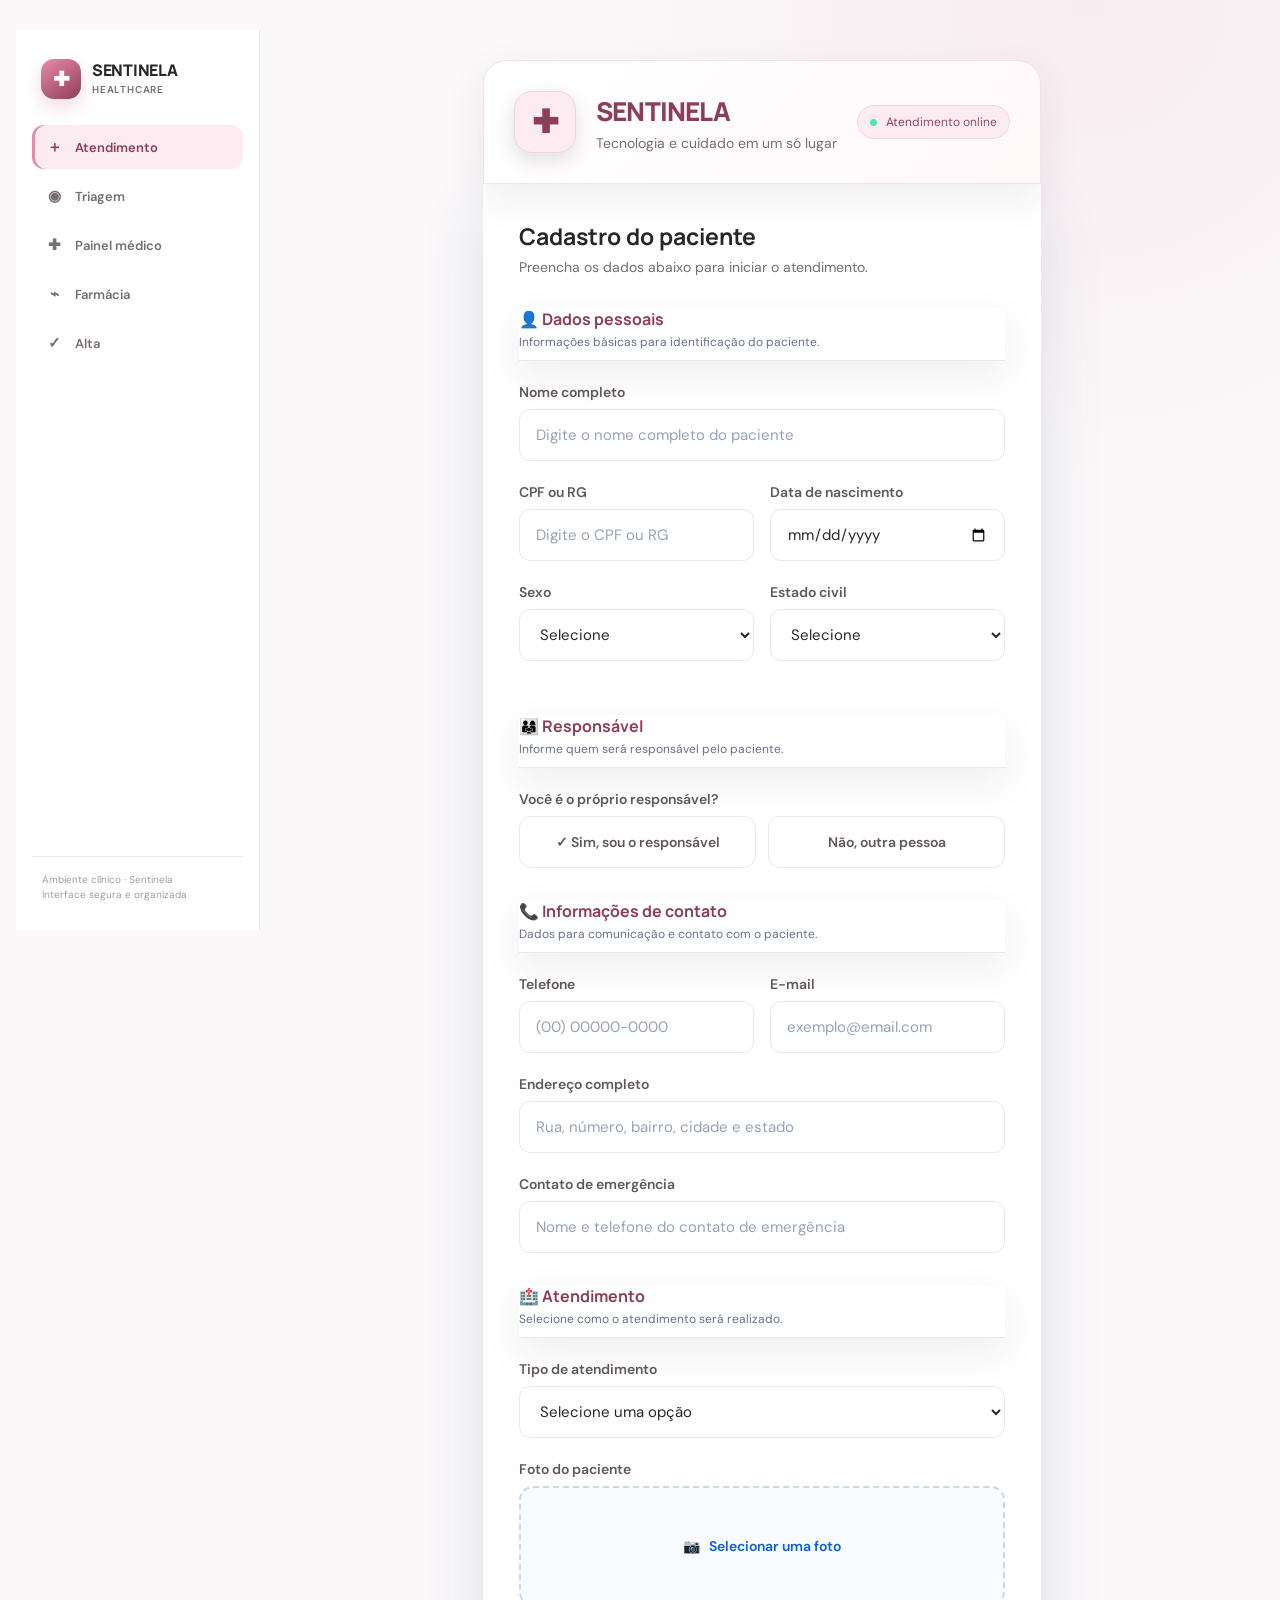
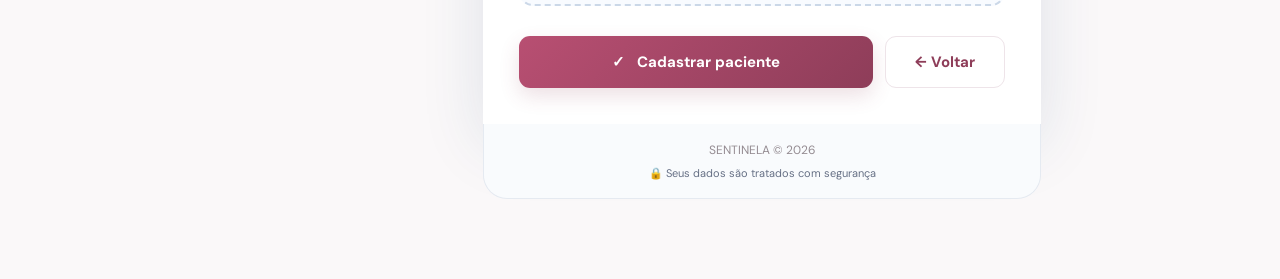
<file: sentinela-main/frontend/atendimento.html>
<!DOCTYPE html>
<html lang="pt-BR">
<head>
  <meta charset="UTF-8">
  <meta name="viewport" content="width=device-width, initial-scale=1.0">

  <title>SENTINELA | Atendimento</title>

  <style>
    * {
      margin: 0;
      padding: 0;
      box-sizing: border-box;
    }

    :root {
      --azul: #0b5ed7;
      --azul-escuro: #073b88;
      --azul-claro: #eaf3ff;
      --ciano: #14b8d4;
      --verde: #16a36a;
      --vermelho: #dc3545;
      --texto: #172033;
      --texto-secundario: #667085;
      --borda: #d9e1ec;
      --fundo: #f4f8fc;
      --branco: #ffffff;
      --sombra: 0 20px 60px rgba(25, 65, 110, 0.12);
    }

    body {
      font-family: "Inter", "Segoe UI", Arial, sans-serif;
      min-height: 100vh;

      background:
        radial-gradient(
          circle at top right,
          rgba(20, 184, 212, 0.12),
          transparent 30%
        ),
        radial-gradient(
          circle at bottom left,
          rgba(11, 94, 215, 0.10),
          transparent 30%
        ),
        var(--fundo);

      color: var(--texto);

      display: flex;
      justify-content: center;
      align-items: center;

      padding: 30px 16px;
    }

    .container {
      width: 100%;
      max-width: 650px;
    }

    /* =========================
       CABEÇALHO
    ========================= */

    .cabecalho {
      background: linear-gradient(
        135deg,
        var(--azul-escuro),
        var(--azul)
      );

      color: white;

      padding: 30px;

      border-radius: 24px 24px 0 0;

      display: flex;
      align-items: center;

      gap: 20px;

      position: relative;
      overflow: hidden;
    }

    .cabecalho::after {
      content: "";

      position: absolute;

      width: 220px;
      height: 220px;

      border-radius: 50%;

      background: rgba(255, 255, 255, 0.07);

      right: -80px;
      top: -100px;
    }

    .icone {
      width: 62px;
      height: 62px;

      display: flex;
      justify-content: center;
      align-items: center;

      background: rgba(255, 255, 255, 0.15);

      border: 1px solid rgba(255, 255, 255, 0.25);

      border-radius: 18px;

      font-size: 32px;
      font-weight: 700;

      box-shadow:
        0 8px 20px rgba(0, 0, 0, 0.12);
    }

    .marca {
      font-size: 26px;

      font-weight: 800;

      letter-spacing: -0.8px;
    }

    .subtitulo {
      margin-top: 5px;

      color: rgba(255, 255, 255, 0.78);

      font-size: 14px;
    }

    .status {
      margin-left: auto;

      background: rgba(255, 255, 255, 0.12);

      border: 1px solid rgba(255, 255, 255, 0.2);

      padding: 8px 12px;

      border-radius: 50px;

      font-size: 12px;

      white-space: nowrap;
    }

    .status::before {
      content: "";

      display: inline-block;

      width: 7px;
      height: 7px;

      background: #55e6a5;

      border-radius: 50%;

      margin-right: 6px;
    }

    /* =========================
       FORMULÁRIO
    ========================= */

    form {
      background: var(--branco);

      padding: 36px;

      box-shadow: var(--sombra);
    }

    .titulo-formulario {
      margin-bottom: 28px;
    }

    .titulo-formulario h2 {
      font-size: 23px;

      color: var(--texto);

      margin-bottom: 6px;
    }

    .titulo-formulario p {
      color: var(--texto-secundario);

      font-size: 14px;
    }

    /* =========================
       SEÇÕES
    ========================= */

    .secao {
      margin-top: 32px;
      margin-bottom: 22px;

      padding-bottom: 10px;

      border-bottom: 1px solid #edf1f6;
    }

    .secao h3 {
      color: var(--azul-escuro);

      font-size: 16px;

      display: flex;
      align-items: center;

      gap: 8px;
    }

    .secao p {
      color: var(--texto-secundario);

      font-size: 12px;

      margin-top: 4px;
    }

    /* =========================
       CAMPOS
    ========================= */

    .campo {
      margin-bottom: 22px;
    }

    .campo label {
      display: block;

      margin-bottom: 8px;

      font-size: 14px;

      font-weight: 600;

      color: #344054;
    }

    input,
    select {
      width: 100%;

      height: 52px;

      padding: 0 16px;

      border: 1px solid var(--borda);

      border-radius: 12px;

      background: #fbfcfe;

      color: var(--texto);

      font-size: 15px;

      outline: none;

      transition: 0.2s ease;
    }

    textarea {
      width: 100%;

      min-height: 100px;

      padding: 15px 16px;

      border: 1px solid var(--borda);

      border-radius: 12px;

      background: #fbfcfe;

      color: var(--texto);

      font-size: 15px;

      font-family: inherit;

      outline: none;

      resize: vertical;

      transition: 0.2s ease;
    }

    input::placeholder,
    textarea::placeholder {
      color: #98a2b3;
    }

    input:focus,
    select:focus,
    textarea:focus {
      border-color: var(--azul);

      background: white;

      box-shadow:
        0 0 0 4px rgba(11, 94, 215, 0.09);
    }

    select {
      cursor: pointer;
    }

    /* =========================
       CAMPOS EM DUAS COLUNAS
    ========================= */

    .linha {
      display: grid;

      grid-template-columns: 1fr 1fr;

      gap: 16px;
    }

    /* =========================
       RESPONSÁVEL
    ========================= */

    .responsavel-opcoes {
      display: flex;

      gap: 12px;
    }

    .opcao-responsavel {
      flex: 1;

      position: relative;
    }

    .opcao-responsavel input {
      position: absolute;

      opacity: 0;

      pointer-events: none;
    }

    .opcao-responsavel label {
      height: 52px;

      display: flex;

      align-items: center;

      justify-content: center;

      border: 1px solid var(--borda);

      border-radius: 12px;

      background: #fbfcfe;

      color: #475467;

      cursor: pointer;

      transition: 0.2s ease;

      margin: 0;
    }

    .opcao-responsavel input:checked + label {
      border-color: var(--azul);

      background: var(--azul-claro);

      color: var(--azul);

      box-shadow:
        0 0 0 3px rgba(11, 94, 215, 0.08);
    }

    #campo-nome-responsavel {
      display: none;
    }

    /* =========================
       FOTO
    ========================= */

    .seletor-arquivo {
      width: 100%;

      height: 120px;

      border: 2px dashed #cbd8e8;

      border-radius: 14px;

      background: #f8fbff;

      display: flex !important;

      align-items: center;

      justify-content: center;

      color: var(--azul) !important;

      cursor: pointer;

      transition: 0.2s ease;
    }

    .seletor-arquivo:hover {
      border-color: var(--azul);

      background: var(--azul-claro);
    }

    #foto {
      display: none;
    }

    .preview {
      display: none;

      width: 120px;
      height: 120px;

      object-fit: cover;

      margin: 16px auto 0;

      border-radius: 16px;

      border: 4px solid white;

      box-shadow:
        0 8px 25px rgba(0, 0, 0, 0.15);
    }

    /* =========================
       BOTÕES
    ========================= */

    .botoes {
      display: flex;

      gap: 12px;

      margin-top: 30px;
    }

    button {
      flex: 1;

      height: 52px;

      border: none;

      border-radius: 12px;

      background: linear-gradient(
        135deg,
        var(--azul),
        #0878ee
      );

      color: white;

      font-size: 15px;

      font-weight: 700;

      cursor: pointer;

      box-shadow:
        0 8px 18px rgba(11, 94, 215, 0.20);

      transition: 0.2s ease;
    }

    button:hover {
      transform: translateY(-2px);

      box-shadow:
        0 12px 25px rgba(11, 94, 215, 0.28);
    }

    button:active {
      transform: translateY(0);
    }

    button.voltar {
      flex: 0 0 120px;

      background: white;

      color: #475467;

      border: 1px solid var(--borda);

      box-shadow: none;
    }

    button.voltar:hover {
      background: #f8fafc;

      border-color: #b9c5d4;

      box-shadow: none;
    }

    /* =========================
       MENSAGENS
    ========================= */

    .mensagem {
      display: none;

      margin-top: 20px;

      padding: 14px 16px;

      border-radius: 12px;

      font-size: 14px;

      font-weight: 600;

      text-align: center;
    }

    .mensagem.carregando {
      display: block;

      background: #eef5ff;

      color: var(--azul);
    }

    .mensagem.sucesso {
      display: block;

      background: #eafaf3;

      color: var(--verde);
    }

    .mensagem.erro {
      display: block;

      background: #fff0f1;

      color: var(--vermelho);
    }

    /* =========================
       RODAPÉ
    ========================= */

    footer {
      background: #f9fbfd;

      border: 1px solid #e5eaf1;

      border-top: none;

      padding: 18px;

      text-align: center;

      color: #98a2b3;

      font-size: 12px;

      border-radius: 0 0 24px 24px;
    }

    .seguranca {
      display: flex;

      justify-content: center;

      align-items: center;

      gap: 6px;

      margin-top: 8px;

      color: #667085;

      font-size: 11px;
    }

    /* =========================
       RESPONSIVO
    ========================= */

    @media (max-width: 600px) {

      body {
        padding: 0;

        align-items: stretch;
      }

      .container {
        max-width: none;
      }

      .cabecalho {
        border-radius: 0;

        padding: 25px 20px;
      }

      .icone {
        width: 52px;
        height: 52px;

        font-size: 26px;
      }

      .marca {
        font-size: 22px;
      }

      .status {
        display: none;
      }

      form {
        padding: 28px 20px;

        box-shadow: none;
      }

      footer {
        border-radius: 0;
      }

      .linha {
        grid-template-columns: 1fr;
        gap: 0;
      }

      .botoes {
        flex-direction: column;
      }

      button.voltar {
        flex: none;

        width: 100%;
      }

      .responsavel-opcoes {
        flex-direction: column;
      }
    }
  </style>
  <link rel="stylesheet" href="css/sentinela.css">
  <link rel="icon" type="image/svg+xml" href="img/sentinela-logo.svg">
</head>

<body class="app-page">

<aside class="sentinela-sidebar" aria-label="Navegação principal">
  <div class="sentinela-brand">
    <div class="sentinela-mark">✚</div>
    <div><strong>SENTINELA</strong><span>Healthcare</span></div>
  </div>
  <nav class="sentinela-nav">
    <a href="atendimento.html" class="active"><span class="nav-icon">＋</span><span>Atendimento</span></a>
    <a href="triagem.html" class=""><span class="nav-icon">◉</span><span>Triagem</span></a>
    <a href="medico.html" class=""><span class="nav-icon">✚</span><span>Painel médico</span></a>
    <a href="medicacoes.html" class=""><span class="nav-icon">⌁</span><span>Farmácia</span></a>
    <a href="alta.html" class=""><span class="nav-icon">✓</span><span>Alta</span></a>
  </nav>
  <div class="sentinela-side-footer">Ambiente clínico · Sentinela<br>Interface segura e organizada</div>
</aside>


  <main class="container">

    <!-- CABEÇALHO -->

    <header class="cabecalho">

      <div class="icone">✚</div>

      <div>
        <h1 class="marca">SENTINELA</h1>

        <p class="subtitulo">
          Tecnologia e cuidado em um só lugar
        </p>
      </div>

      <div class="status">
        Atendimento online
      </div>

    </header>


    <!-- FORMULÁRIO -->

    <form id="form-atendimento">

      <div class="titulo-formulario">

        <h2>
          Cadastro do paciente
        </h2>

        <p>
          Preencha os dados abaixo para iniciar o atendimento.
        </p>

      </div>


      <!-- DADOS PESSOAIS -->

      <div class="secao">

        <h3>
          👤 Dados pessoais
        </h3>

        <p>
          Informações básicas para identificação do paciente.
        </p>

      </div>


      <!-- NOME -->

      <div class="campo">

        <label for="nome">
          Nome completo
        </label>

        <input
          type="text"
          id="nome"
          placeholder="Digite o nome completo do paciente"
          autocomplete="name"
          required
        >

      </div>


      <!-- CPF / RG -->

      <div class="linha">

        <div class="campo">

          <label for="documento">
            CPF ou RG
          </label>

          <input
            type="text"
            id="documento"
            placeholder="Digite o CPF ou RG"
            autocomplete="off"
            required
          >

        </div>


        <!-- DATA -->

        <div class="campo">

          <label for="dataNascimento">
            Data de nascimento
          </label>

          <input
            type="date"
            id="dataNascimento"
            required
          >

        </div>

      </div>


      <!-- SEXO / ESTADO CIVIL -->

      <div class="linha">

        <div class="campo">

          <label for="sexo">
            Sexo
          </label>

          <select id="sexo" required>

            <option value="" disabled selected>
              Selecione
            </option>

            <option value="Feminino">
              Feminino
            </option>

            <option value="Masculino">
              Masculino
            </option>

            <option value="Outro">
              Outro
            </option>

            <option value="Nao informado">
              Prefiro não informar
            </option>

          </select>

        </div>


        <div class="campo">

          <label for="estadoCivil">
            Estado civil
          </label>

          <select id="estadoCivil" required>

            <option value="" disabled selected>
              Selecione
            </option>

            <option value="Solteiro">
              Solteiro(a)
            </option>

            <option value="Casado">
              Casado(a)
            </option>

            <option value="Divorciado">
              Divorciado(a)
            </option>

            <option value="Viuvo">
              Viúvo(a)
            </option>

            <option value="Uniao estavel">
              União estável
            </option>

          </select>

        </div>

      </div>


      <!-- RESPONSÁVEL -->

      <div class="secao">

        <h3>
          👨‍👩‍👧 Responsável
        </h3>

        <p>
          Informe quem será responsável pelo paciente.
        </p>

      </div>


      <div class="campo">

        <label>
          Você é o próprio responsável?
        </label>

        <div class="responsavel-opcoes">

          <div class="opcao-responsavel">

            <input
              type="radio"
              name="proprioResponsavel"
              id="responsavelSim"
              value="Sim"
              required
            >

            <label for="responsavelSim">
              ✓ Sim, sou o responsável
            </label>

          </div>


          <div class="opcao-responsavel">

            <input
              type="radio"
              name="proprioResponsavel"
              id="responsavelNao"
              value="Nao"
            >

            <label for="responsavelNao">
              Não, outra pessoa
            </label>

          </div>

        </div>

      </div>


      <div
        class="campo"
        id="campo-nome-responsavel"
      >

        <label for="nomeResponsavel">
          Nome do responsável
        </label>

        <input
          type="text"
          id="nomeResponsavel"
          placeholder="Digite o nome completo do responsável"
        >

      </div>


      <!-- CONTATO -->

      <div class="secao">

        <h3>
          📞 Informações de contato
        </h3>

        <p>
          Dados para comunicação e contato com o paciente.
        </p>

      </div>


      <!-- TELEFONE / EMAIL -->

      <div class="linha">

        <div class="campo">

          <label for="telefone">
            Telefone
          </label>

          <input
            type="tel"
            id="telefone"
            placeholder="(00) 00000-0000"
            inputmode="tel"
            autocomplete="tel"
            required
          >

        </div>


        <div class="campo">

          <label for="email">
            E-mail
          </label>

          <input
            type="email"
            id="email"
            placeholder="exemplo@email.com"
            autocomplete="email"
          >

        </div>

      </div>


      <!-- ENDEREÇO -->

      <div class="campo">

        <label for="endereco">
          Endereço completo
        </label>

        <input
          type="text"
          id="endereco"
          placeholder="Rua, número, bairro, cidade e estado"
          autocomplete="street-address"
          required
        >

      </div>


      <!-- EMERGÊNCIA -->

      <div class="campo">

        <label for="contatoEmergencia">
          Contato de emergência
        </label>

        <input
          type="text"
          id="contatoEmergencia"
          placeholder="Nome e telefone do contato de emergência"
          required
        >

      </div>


      <!-- ATENDIMENTO -->

      <div class="secao">

        <h3>
          🏥 Atendimento
        </h3>

        <p>
          Selecione como o atendimento será realizado.
        </p>

      </div>


      <div class="campo">

        <label for="tipo">
          Tipo de atendimento
        </label>

        <select id="tipo" required>

          <option value="" disabled selected>
            Selecione uma opção
          </option>

          <option value="Convenio">
            Convênio
          </option>

          <option value="Particular">
            Particular
          </option>

        </select>

      </div>


      <!-- FOTO -->

      <div class="campo">

        <label>
          Foto do paciente
        </label>

        <label
          class="seletor-arquivo"
          for="foto"
        >
          📷 &nbsp; Selecionar uma foto
        </label>

        <input
          type="file"
          id="foto"
          accept="image/*"
        >

        <img
          id="preview"
          class="preview"
          alt="Prévia da foto do paciente"
        >

      </div>


      <!-- BOTÕES -->

      <div class="botoes">

        <button type="submit">
          ✓ &nbsp; Cadastrar paciente
        </button>

        <button
          type="button"
          class="voltar"
          onclick="voltar()"
        >
          ← Voltar
        </button>

      </div>


      <p
        id="mensagem"
        class="mensagem"
        aria-live="polite"
      ></p>

    </form>


    <!-- RODAPÉ -->

    <footer>

      SENTINELA © 2026

      <div class="seguranca">
        🔒 Seus dados são tratados com segurança
      </div>

    </footer>

  </main>


  <script>

    const formulario =
      document.getElementById("form-atendimento");

    const campoCpf =
      document.getElementById("documento");

    const campoFoto =
      document.getElementById("foto");

    const preview =
      document.getElementById("preview");

    const mensagem =
      document.getElementById("mensagem");

    const responsavelSim =
      document.getElementById("responsavelSim");

    const responsavelNao =
      document.getElementById("responsavelNao");

    const campoNomeResponsavel =
      document.getElementById("campo-nome-responsavel");

    const nomeResponsavel =
      document.getElementById("nomeResponsavel");


    /* =========================
       RESPONSÁVEL
    ========================= */

    responsavelSim.addEventListener("change", () => {

      campoNomeResponsavel.style.display =
        "none";

      nomeResponsavel.required = false;

      nomeResponsavel.value = "";

    });


    responsavelNao.addEventListener("change", () => {

      campoNomeResponsavel.style.display =
        "block";

      nomeResponsavel.required = true;

    });


    /* =========================
       MÁSCARA CPF
    ========================= */

    campoCpf.addEventListener("input", () => {

      let valor =
        campoCpf.value
          .replace(/\D/g, "")
          .slice(0, 11);

      if (valor.length <= 11) {

        valor = valor
          .replace(/(\d{3})(\d)/, "$1.$2")
          .replace(/(\d{3})(\d)/, "$1.$2")
          .replace(
            /(\d{3})(\d{1,2})$/,
            "$1-$2"
          );

      }

      campoCpf.value = valor;

    });


    /* =========================
       MÁSCARA TELEFONE
    ========================= */

    const telefone =
      document.getElementById("telefone");

    telefone.addEventListener("input", () => {

      let valor =
        telefone.value
          .replace(/\D/g, "")
          .slice(0, 11);

      if (valor.length <= 10) {

        valor = valor
          .replace(/(\d{2})(\d)/, "($1) $2")
          .replace(/(\d{4})(\d)/, "$1-$2");

      } else {

        valor = valor
          .replace(/(\d{2})(\d)/, "($1) $2")
          .replace(/(\d{5})(\d)/, "$1-$2");

      }

      telefone.value = valor;

    });


    /* =========================
       PREVISUALIZAÇÃO DA FOTO
    ========================= */

    campoFoto.addEventListener("change", () => {

      const arquivo =
        campoFoto.files[0];

      if (!arquivo) {

        preview.removeAttribute("src");

        preview.style.display =
          "none";

        return;

      }

      const url =
        URL.createObjectURL(arquivo);

      preview.src = url;

      preview.style.display =
        "block";

    });


    /* =========================
       ENVIO DO FORMULÁRIO
    ========================= */

    formulario.addEventListener(
      "submit",
      cadastrar
    );


    async function cadastrar(evento) {

      evento.preventDefault();

      mensagem.textContent =
        "Enviando cadastro...";

      mensagem.className =
        "mensagem carregando";


      const paciente = {

        nome:
          document
            .getElementById("nome")
            .value
            .trim(),

        documento:
          document
            .getElementById("documento")
            .value
            .trim(),

        dataNascimento:
          document
            .getElementById("dataNascimento")
            .value,

        sexo:
          document
            .getElementById("sexo")
            .value,

        estadoCivil:
          document
            .getElementById("estadoCivil")
            .value,

        proprioResponsavel:
          document
            .querySelector(
              'input[name="proprioResponsavel"]:checked'
            )
            .value,

        nomeResponsavel:
          nomeResponsavel.value.trim(),

        endereco:
          document
            .getElementById("endereco")
            .value
            .trim(),

        telefone:
          telefone.value,

        email:
          document
            .getElementById("email")
            .value
            .trim(),

        contatoEmergencia:
          document
            .getElementById("contatoEmergencia")
            .value
            .trim(),

        tipo:
          document
            .getElementById("tipo")
            .value

      };


      try {

        const resposta =
          await fetch(
            "http://localhost:3000/atendimento",
            {
              method: "POST",

              headers: {
                "Content-Type":
                  "application/json"
              },

              body:
                JSON.stringify(paciente)
            }
          );


        if (!resposta.ok) {

          throw new Error(
            "Não foi possível cadastrar o paciente."
          );

        }


        mensagem.textContent =
          "✓ Paciente enviado para a triagem com sucesso!";

        mensagem.className =
          "mensagem sucesso";


        formulario.reset();

        campoNomeResponsavel.style.display =
          "none";

        nomeResponsavel.required =
          false;

        preview.removeAttribute("src");

        preview.style.display =
          "none";


      } catch (erro) {

        console.error(erro);

        mensagem.textContent =
          "Não foi possível conectar ao servidor. Verifique se a API está ativa.";

        mensagem.className =
          "mensagem erro";

      }

    }


    /* =========================
       BOTÃO VOLTAR
    ========================= */

    function voltar() {

      window.location.href =
        "index.html";

    }

  </script>

</body>
</html>
</file>
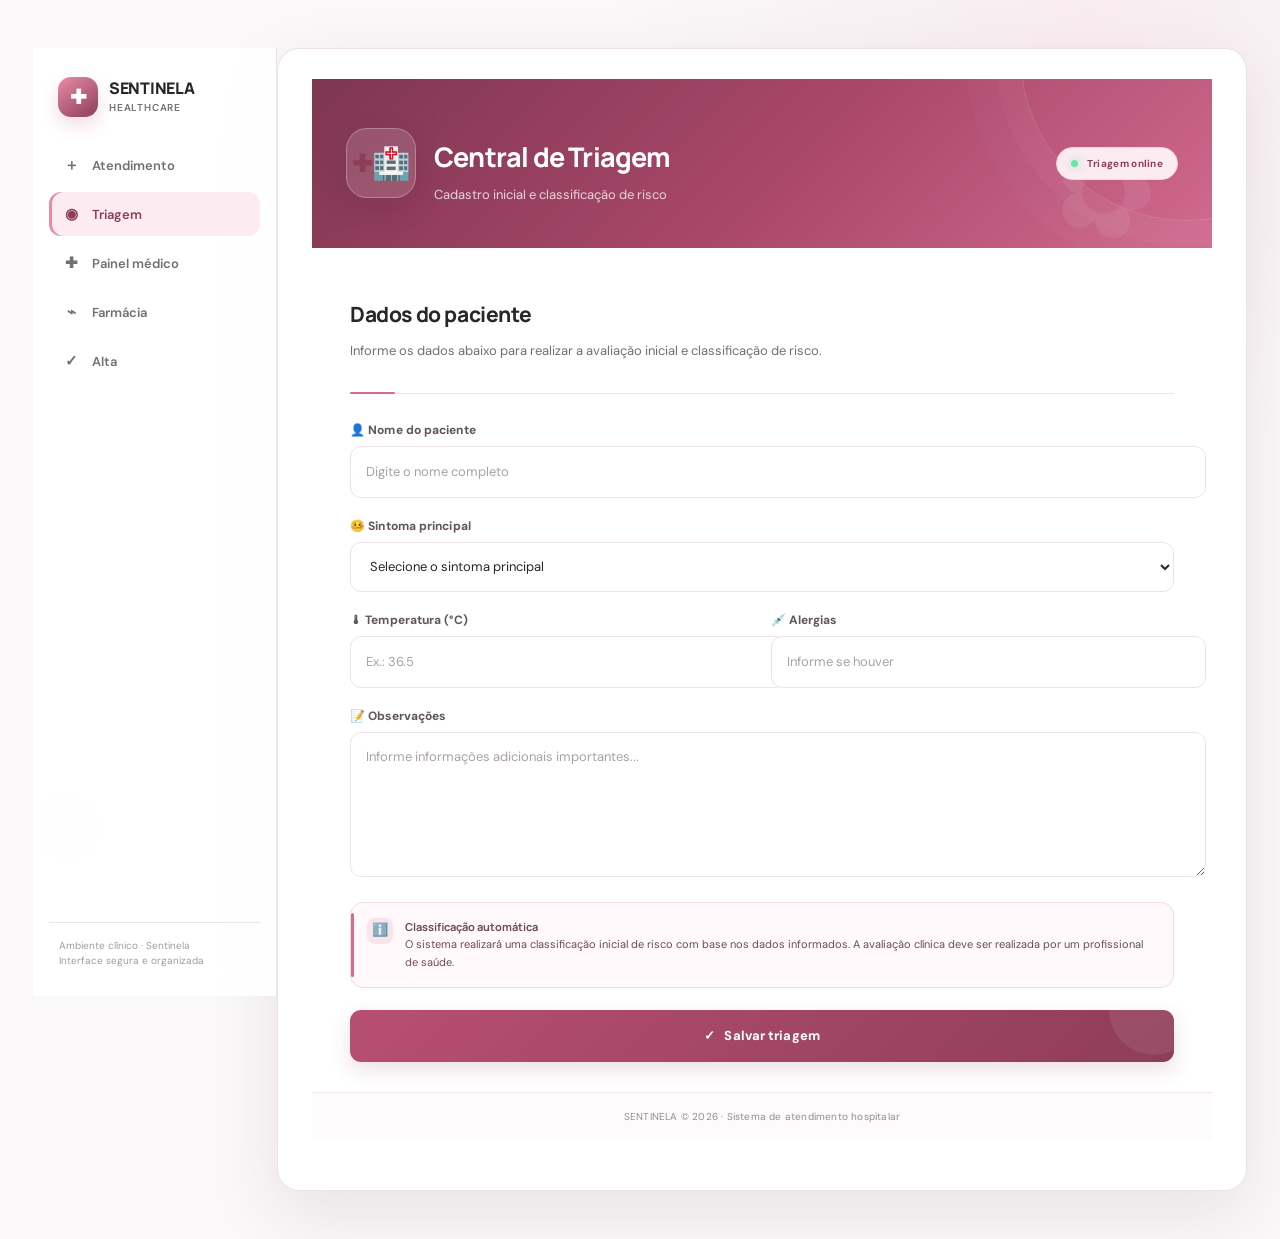
<file: sentinela-main/frontend/triagem.html>
<!DOCTYPE html>
<html lang="pt-BR">

<head>

  <meta charset="UTF-8">

  <meta
    name="viewport"
    content="width=device-width, initial-scale=1.0"
  >

  <title>SENTINELA | Central de Triagem</title>

  <style>
```css
/* =========================================================
   SENTINELA — TRIAGEM
   Medical × Sakura × Minimal × Premium
   SOMENTE ESTILIZAÇÃO
========================================================= */

* {
  margin: 0;
  padding: 0;
  box-sizing: border-box;
}

:root {

  /* ===============================
     IDENTIDADE SENTINELA
  =============================== */

  --rosa: #d96b91;
  --rosa-forte: #bd4f76;
  --rosa-escuro: #8f3f5b;

  --rosa-suave: #f8e5ec;
  --rosa-neutro: #fdf4f7;

  --vinho: #642d43;

  /* ===============================
     MEDICAL
  =============================== */

  --verde: #159a6b;
  --verde-claro: #eaf8f2;

  --amarelo: #a66f00;
  --amarelo-claro: #fff8df;

  --vermelho: #c93636;
  --vermelho-claro: #fff0f0;

  /* ===============================
     NEUTROS
  =============================== */

  --texto: #282328;
  --texto-secundario: #756c72;

  --borda: #eadfe4;

  --fundo: #fbf8fa;
  --branco: #ffffff;

  /* ===============================
     SOMBRAS
  =============================== */

  --sombra:
    0 24px 70px rgba(82, 40, 57, 0.10);

  --sombra-card:
    0 10px 30px rgba(82, 40, 57, 0.06);

  --raio: 22px;
}


/* =========================================================
   BODY
========================================================= */

body {

  min-height: 100vh;

  display: flex;

  align-items: center;
  justify-content: center;

  padding: 40px 25px;

  font-family:
    Inter,
    "Segoe UI",
    Arial,
    sans-serif;

  color: var(--texto);

  background:

    radial-gradient(
      circle at 85% 8%,
      rgba(217, 107, 145, 0.12),
      transparent 25%
    ),

    radial-gradient(
      circle at 10% 90%,
      rgba(217, 107, 145, 0.07),
      transparent 25%
    ),

    var(--fundo);
}


/* =========================================================
   DECORAÇÃO SUTIL
========================================================= */

body::before {

  content: "✿";

  position: fixed;

  top: 30px;
  right: 45px;

  font-size: 110px;

  color: rgba(217, 107, 145, 0.055);

  pointer-events: none;

  transform: rotate(15deg);

}


body::after {

  content: "✿";

  position: fixed;

  bottom: 15px;
  left: 30px;

  font-size: 90px;

  color: rgba(217, 107, 145, 0.045);

  pointer-events: none;

  transform: rotate(-25deg);

}


/* =========================================================
   CONTAINER
========================================================= */

.container {

  position: relative;

  width: 100%;

  max-width: 820px;

  overflow: hidden;

  background: var(--branco);

  border:
    1px solid
    rgba(234, 223, 228, 0.9);

  border-radius: var(--raio);

  box-shadow: var(--sombra);
}


/* =========================================================
   HEADER
========================================================= */

header {

  position: relative;

  overflow: hidden;

  display: flex;

  align-items: center;

  gap: 18px;

  padding: 30px 34px;

  color: white;

  background:

    linear-gradient(
      135deg,
      #7e3651 0%,
      #a94769 52%,
      #d06a8e 100%
    );
}


/* brilho decorativo */

header::before {

  content: "";

  position: absolute;

  width: 330px;
  height: 330px;

  right: -140px;
  top: -190px;

  border-radius: 50%;

  border:
    1px solid
    rgba(255,255,255,0.13);

  box-shadow:

    0 0 0 25px
    rgba(255,255,255,0.025),

    0 0 0 55px
    rgba(255,255,255,0.018);

}


/* pétalas discretas */

header::after {

  content: "✿";

  position: absolute;

  right: 55px;
  bottom: -25px;

  font-size: 125px;

  color:
    rgba(255,255,255,0.075);

  transform:
    rotate(18deg);

}


/* =========================================================
   LOGO
========================================================= */

.logo {

  position: relative;

  z-index: 2;

  width: 68px;
  height: 68px;

  display: flex;

  align-items: center;
  justify-content: center;

  flex-shrink: 0;

  border-radius: 21px;

  background:
    rgba(255,255,255,0.14);

  border:
    1px solid
    rgba(255,255,255,0.28);

  box-shadow:
    0 10px 30px
    rgba(55,20,35,0.12);

  font-size: 31px;

  backdrop-filter: blur(10px);

  transition:
    transform .25s ease,
    background .25s ease;
}


.logo:hover {

  transform:
    translateY(-2px)
    rotate(-2deg);

  background:
    rgba(255,255,255,0.19);
}


/* =========================================================
   HEADER TEXT
========================================================= */

.header-text {

  position: relative;

  z-index: 2;
}


.marca {

  margin-bottom: 5px;

  font-size: 10px;

  font-weight: 800;

  letter-spacing: 2px;

  color:
    rgba(255,255,255,0.68);
}


header h1 {

  margin-bottom: 6px;

  font-size: 27px;

  line-height: 1.15;

  letter-spacing: -0.8px;

  font-weight: 750;
}


header p {

  font-size: 13px;

  color:
    rgba(255,255,255,0.78);

  line-height: 1.5;
}


/* =========================================================
   STATUS
========================================================= */

.status {

  position: relative;

  z-index: 3;

  margin-left: auto;

  padding: 9px 14px;

  border-radius: 999px;

  white-space: nowrap;

  font-size: 10px;

  font-weight: 700;

  letter-spacing: .3px;

  color: #fff;

  background:
    rgba(255,255,255,0.10);

  border:
    1px solid
    rgba(255,255,255,0.20);

  backdrop-filter:
    blur(10px);
}


.status::before {

  content: "";

  display: inline-block;

  width: 7px;
  height: 7px;

  margin-right: 7px;

  border-radius: 50%;

  background: #6de3aa;

  box-shadow:
    0 0 10px
    rgba(109,227,170,.8);
}


/* =========================================================
   FORMULÁRIO
========================================================= */

.formulario {

  padding: 35px 38px 30px;

}


/* =========================================================
   INTRODUÇÃO
========================================================= */

.introducao {

  position: relative;

  margin-bottom: 28px;

  padding-bottom: 18px;

  border-bottom:
    1px solid
    #f0e8ec;
}


.introducao::after {

  content: "";

  position: absolute;

  left: 0;
  bottom: -1px;

  width: 45px;
  height: 2px;

  border-radius: 5px;

  background:
    var(--rosa);
}


.introducao h2 {

  margin-bottom: 7px;

  font-size: 21px;

  font-weight: 750;

  letter-spacing: -.4px;
}


.introducao p {

  max-width: 620px;

  color: var(--texto-secundario);

  font-size: 13px;

  line-height: 1.6;
}


/* =========================================================
   CAMPOS
========================================================= */

.campo {

  margin-bottom: 20px;
}


.campo label {

  display: block;

  margin-bottom: 8px;

  color: #463e43;

  font-size: 12px;

  font-weight: 750;

  letter-spacing: .1px;
}


/* =========================================================
   INPUTS
========================================================= */

input,
select,
textarea {

  width: 100%;

  border:
    1px solid
    var(--borda);

  border-radius: 12px;

  outline: none;

  background:
    #fdfbfc;

  color:
    var(--texto);

  font-family: inherit;

  font-size: 13px;

  transition:
    border-color .2s ease,
    box-shadow .2s ease,
    background .2s ease,
    transform .2s ease;
}


input,
select {

  height: 50px;

  padding:
    0 15px;
}


textarea {

  min-height: 115px;

  padding:
    14px 15px;

  resize: vertical;

  line-height: 1.55;
}


input::placeholder,
textarea::placeholder {

  color:
    #aaa0a6;
}


/* =========================================================
   FOCUS
========================================================= */

input:focus,
select:focus,
textarea:focus {

  border-color:
    var(--rosa);

  background:
    white;

  box-shadow:
    0 0 0 4px
    rgba(217,107,145,.10);
}


/* =========================================================
   HOVER
========================================================= */

input:hover,
select:hover,
textarea:hover {

  border-color:
    #d9c6cf;
}


/* =========================================================
   GRID
========================================================= */

.grid {

  display: grid;

  grid-template-columns:
    1fr 1fr;

  gap: 17px;
}


/* =========================================================
   AVISO
========================================================= */

.aviso {

  position: relative;

  display: flex;

  align-items: flex-start;

  gap: 12px;

  margin:
    3px 0 22px;

  padding:
    15px 16px;

  border-radius: 13px;

  background:
    linear-gradient(
      135deg,
      #fff8fa,
      #fffafb
    );

  border:
    1px solid
    #f0dce4;

  color:
    #695d63;

  font-size: 11px;

  line-height: 1.6;
}


.aviso::before {

  content: "";

  position: absolute;

  left: 0;
  top: 10px;
  bottom: 10px;

  width: 3px;

  border-radius: 5px;

  background:
    var(--rosa);
}


.aviso-icon {

  width: 26px;
  height: 26px;

  display: flex;

  align-items: center;
  justify-content: center;

  flex-shrink: 0;

  border-radius: 8px;

  background:
    var(--rosa-suave);

  color:
    var(--rosa-escuro);

  font-size: 13px;
}


/* =========================================================
   RESULTADO
========================================================= */

.resultado {

  display: none;

  margin:
    5px 0 20px;

  padding:
    17px 18px;

  border-radius: 13px;

  text-align: center;

  font-size: 13px;

  font-weight: 650;

  line-height: 1.5;

  animation:
    aparecer .3s ease;
}


.resultado.verde {

  display: block;

  color:
    var(--verde);

  background:
    var(--verde-claro);

  border:
    1px solid
    #bfe9d7;
}


.resultado.amarelo {

  display: block;

  color:
    var(--amarelo);

  background:
    var(--amarelo-claro);

  border:
    1px solid
    #f1df9c;
}


.resultado.vermelho {

  display: block;

  color:
    var(--vermelho);

  background:
    var(--vermelho-claro);

  border:
    1px solid
    #f5caca;
}


/* =========================================================
   ALERTA CRÍTICO
========================================================= */

.alerta-critico {

  display: none;

  margin-bottom: 18px;

  padding:
    15px 16px;

  border-radius: 13px;

  color:
    #a32626;

  background:
    #fff3f3;

  border:
    1px solid
    #f3cccc;

  font-size: 12px;

  line-height: 1.55;

  font-weight: 650;
}


.alerta-critico.visivel {

  display: block;

  animation:
    aparecer .3s ease;
}


/* =========================================================
   BOTÃO
========================================================= */

button {

  position: relative;

  width: 100%;

  height: 52px;

  overflow: hidden;

  border: none;

  border-radius: 13px;

  background:
    linear-gradient(
      135deg,
      var(--rosa-escuro),
      var(--rosa-forte)
    );

  color:
    white;

  font-family: inherit;

  font-size: 13px;

  font-weight: 750;

  letter-spacing: .1px;

  cursor: pointer;

  box-shadow:
    0 10px 24px
    rgba(143,63,91,.20);

  transition:
    transform .2s ease,
    box-shadow .2s ease,
    filter .2s ease;
}


button::before {

  content: "";

  position: absolute;

  width: 90px;
  height: 90px;

  top: -45px;
  right: -25px;

  border-radius: 50%;

  background:
    rgba(255,255,255,.08);
}


button:hover {

  transform:
    translateY(-2px);

  box-shadow:
    0 14px 30px
    rgba(143,63,91,.26);

  filter:
    brightness(1.04);
}


button:active {

  transform:
    translateY(0);

  box-shadow:
    0 7px 15px
    rgba(143,63,91,.18);
}


button:disabled {

  opacity: .65;

  cursor:
    not-allowed;

  transform:
    none;

  box-shadow:
    none;
}


/* =========================================================
   FOOTER
========================================================= */

footer {

  padding:
    17px 25px;

  text-align: center;

  color:
    #a79ca2;

  font-size: 10px;

  letter-spacing: .2px;

  border-top:
    1px solid
    #f0e8ec;

  background:
    #fdfbfc;
}


/* =========================================================
   ANIMAÇÃO
========================================================= */

@keyframes aparecer {

  from {

    opacity: 0;

    transform:
      translateY(-6px);

  }

  to {

    opacity: 1;

    transform:
      translateY(0);

  }
}


/* =========================================================
   RESPONSIVO
========================================================= */

@media (max-width: 850px) {

  body {

    padding:
      25px 15px;
  }

  .container {

    max-width:
      720px;
  }

}


/* =========================================================
   MOBILE
========================================================= */

@media (max-width: 600px) {

  body {

    min-height: 100vh;

    padding: 0;

    align-items:
      stretch;

  }


  body::before,
  body::after {

    display:
      none;
  }


  .container {

    min-height: 100vh;

    border-radius: 0;

    border: none;

    box-shadow: none;
  }


  header {

    padding:
      25px 21px;

    gap: 14px;
  }


  header::after {

    right: -20px;

    font-size: 100px;
  }


  .logo {

    width: 53px;
    height: 53px;

    border-radius:
      16px;

    font-size:
      24px;
  }


  .marca {

    font-size:
      9px;

    letter-spacing:
      1.6px;
  }


  header h1 {

    font-size:
      21px;

    letter-spacing:
      -.5px;
  }


  header p {

    font-size:
      11px;
  }


  .status {

    display:
      none;
  }


  .formulario {

    padding:
      27px 20px 25px;
  }


  .introducao {

    margin-bottom:
      24px;
  }


  .introducao h2 {

    font-size:
      19px;
  }


  .grid {

    grid-template-columns:
      1fr;

    gap:
      0;
  }


  input,
  select {

    height:
      49px;
  }


  textarea {

    min-height:
      105px;
  }


  button {

    height:
      52px;
  }

}


/* =========================================================
   TELAS MUITO PEQUENAS
========================================================= */

@media (max-width: 380px) {

  header {

    padding:
      22px 17px;
  }


  .formulario {

    padding:
      24px 17px;
  }


  header h1 {

    font-size:
      19px;
  }


  .logo {

    width:
      48px;

    height:
      48px;
  }

}
```

  </style>

  <link rel="stylesheet" href="css/sentinela.css">
  <link rel="icon" type="image/svg+xml" href="img/sentinela-logo.svg">
</head>


<body class="app-page">

<aside class="sentinela-sidebar" aria-label="Navegação principal">
  <div class="sentinela-brand">
    <div class="sentinela-mark">✚</div>
    <div><strong>SENTINELA</strong><span>Healthcare</span></div>
  </div>
  <nav class="sentinela-nav">
    <a href="atendimento.html" class=""><span class="nav-icon">＋</span><span>Atendimento</span></a>
    <a href="triagem.html" class="active"><span class="nav-icon">◉</span><span>Triagem</span></a>
    <a href="medico.html" class=""><span class="nav-icon">✚</span><span>Painel médico</span></a>
    <a href="medicacoes.html" class=""><span class="nav-icon">⌁</span><span>Farmácia</span></a>
    <a href="alta.html" class=""><span class="nav-icon">✓</span><span>Alta</span></a>
  </nav>
  <div class="sentinela-side-footer">Ambiente clínico · Sentinela<br>Interface segura e organizada</div>
</aside>



<div class="container">


  <!-- ==================================
       CABEÇALHO
  =================================== -->

  <header>

    <div class="logo">
      🏥
    </div>

    <div class="header-text">

      <div class="marca">
        SENTINELA
      </div>

      <h1>
        Central de Triagem
      </h1>

      <p>
        Cadastro inicial e classificação de risco
      </p>

    </div>

    <div class="status">
      Triagem online
    </div>

  </header>


  <!-- ==================================
       FORMULÁRIO
  =================================== -->

  <main class="formulario">


    <div class="introducao">

      <h2>
        Dados do paciente
      </h2>

      <p>
        Informe os dados abaixo para realizar
        a avaliação inicial e classificação de risco.
      </p>

    </div>


    <!-- NOME -->

    <div class="campo">

      <label for="nome">
        👤 Nome do paciente
      </label>

      <input
        id="nome"
        type="text"
        placeholder="Digite o nome completo"
        autocomplete="name"
      >

    </div>


    <!-- SINTOMA -->

    <div class="campo">

      <label for="sintoma">
        🤒 Sintoma principal
      </label>

      <select id="sintoma">

        <option value="">
          Selecione o sintoma principal
        </option>

        <option value="dor_leve">
          Dor leve
        </option>

        <option value="resfriado">
          Resfriado
        </option>

        <option value="coriza">
          Coriza
        </option>

        <option value="tosse">
          Tosse
        </option>

        <option value="febre">
          Febre
        </option>

        <option value="vomito">
          Vômito
        </option>

        <option value="diarreia">
          Diarreia
        </option>

        <option value="falta_ar_moderada">
          Falta de ar moderada
        </option>

        <option value="falta_ar_grave">
          Falta de ar grave
        </option>

        <option value="infarto">
          Suspeita de infarto
        </option>

        <option value="avc">
          Suspeita de AVC
        </option>

        <option value="convulsao">
          Convulsão
        </option>

        <option value="hemorragia">
          Hemorragia
        </option>

      </select>

    </div>


    <!-- TEMPERATURA + ALERGIA -->

    <div class="grid">


      <div class="campo">

        <label for="temp">
          🌡 Temperatura (°C)
        </label>

        <input
          id="temp"
          type="number"
          step="0.1"
          min="30"
          max="45"
          placeholder="Ex.: 36.5"
        >

      </div>


      <div class="campo">

        <label for="alergia">
          💉 Alergias
        </label>

        <input
          id="alergia"
          type="text"
          placeholder="Informe se houver"
        >

      </div>


    </div>


    <!-- OBSERVAÇÃO -->

    <div class="campo">

      <label for="observacao">
        📝 Observações
      </label>

      <textarea
        id="observacao"
        placeholder="Informe informações adicionais importantes..."
      ></textarea>

    </div>


    <!-- AVISO -->

    <div class="aviso">

      <div class="aviso-icon">
        ℹ️
      </div>

      <div>

        <strong>
          Classificação automática
        </strong>

        <br>

        O sistema realizará uma classificação
        inicial de risco com base nos dados
        informados. A avaliação clínica deve
        ser realizada por um profissional de saúde.

      </div>

    </div>


    <!-- ALERTA CRÍTICO -->

    <div
      id="alertaCritico"
      class="alerta-critico"
    >
    </div>


    <!-- RESULTADO -->

    <div
      id="resultado"
      class="resultado"
      aria-live="polite"
    ></div>


    <!-- BOTÃO -->

    <button
      id="botaoSalvar"
      onclick="salvar()"
    >
      ✓ &nbsp; Salvar triagem
    </button>


  </main>


  <!-- RODAPÉ -->

  <footer>

    SENTINELA © 2026
    · Sistema de atendimento hospitalar

  </footer>


</div>


<script>


/* ==================================
   CLASSIFICAÇÃO DE RISCO
================================== */

function classificarRisco(
  sintoma,
  temperatura
) {

  const vermelhos = [

    "infarto",
    "avc",
    "convulsao",
    "hemorragia",
    "falta_ar_grave"

  ];


  const amarelos = [

    "febre",
    "vomito",
    "diarreia",
    "falta_ar_moderada"

  ];


  /*
   * Temperatura igual ou superior
   * a 39°C recebe classificação
   * vermelha.
   */

  if (
    !isNaN(temperatura) &&
    temperatura >= 39
  ) {

    return "vermelho";

  }


  if (
    vermelhos.includes(sintoma)
  ) {

    return "vermelho";

  }


  if (
    amarelos.includes(sintoma)
  ) {

    return "amarelo";

  }


  return "verde";

}


/* ==================================
   SALVAR TRIAGEM
================================== */

async function salvar() {


  const nome =
    document
      .getElementById("nome")
      .value
      .trim();


  const sintoma =
    document
      .getElementById("sintoma")
      .value;


  const tempTexto =
    document
      .getElementById("temp")
      .value;


  const temperatura =
    tempTexto === ""
      ? null
      : Number(tempTexto);


  const alergia =
    document
      .getElementById("alergia")
      .value
      .trim();


  const observacao =
    document
      .getElementById("observacao")
      .value
      .trim();


  /* ==================================
     VALIDAÇÕES
  ================================== */

  if (!nome) {

    mostrarResultado(
      "Informe o nome do paciente.",
      "vermelho"
    );

    document
      .getElementById("nome")
      .focus();

    return;

  }


  if (!sintoma) {

    mostrarResultado(
      "Selecione o sintoma principal.",
      "vermelho"
    );

    document
      .getElementById("sintoma")
      .focus();

    return;

  }


  if (
    temperatura !== null &&
    (
      isNaN(temperatura) ||
      temperatura < 30 ||
      temperatura > 45
    )
  ) {

    mostrarResultado(
      "Informe uma temperatura válida.",
      "vermelho"
    );

    document
      .getElementById("temp")
      .focus();

    return;

  }


  /* ==================================
     CLASSIFICAR
  ================================== */

  const risco =
    classificarRisco(
      sintoma,
      temperatura
    );


  /* ==================================
     ALERTA CRÍTICO
  ================================== */

  const alerta =
    document.getElementById(
      "alertaCritico"
    );


  if (risco === "vermelho") {

    alerta.innerHTML = `
      🚨 <strong>Atenção:</strong>
      os dados informados resultaram em
      uma classificação de alta prioridade.
      O paciente deve ser avaliado por um
      profissional de saúde conforme os
      protocolos da instituição.
    `;

    alerta.classList.add(
      "visivel"
    );

  } else {

    alerta.classList.remove(
      "visivel"
    );

  }


  /* ==================================
     BOTÃO
  ================================== */

  const botao =
    document.getElementById(
      "botaoSalvar"
    );


  botao.disabled = true;

  botao.textContent =
    "Salvando triagem...";


  /* ==================================
     ENVIO
  ================================== */

  try {

    const resposta =
      await fetch(
        "http://localhost:3000/triagem",
        {

          method: "POST",

          headers: {
            "Content-Type":
              "application/json"
          },

          body: JSON.stringify({

            nome,

            sintoma,

            temperatura,

            alergia,

            observacao,

            risco

          })

        }
      );


    if (!resposta.ok) {

      throw new Error(
        "Não foi possível salvar a triagem."
      );

    }


    await resposta.json();


    /* ==================================
       RESULTADO
    ================================== */

    let emoji = "🟢";

    if (risco === "amarelo") {

      emoji = "🟡";

    }

    if (risco === "vermelho") {

      emoji = "🔴";

    }


    mostrarResultado(

      `${emoji} Classificação de risco: 
      <strong>${risco.toUpperCase()}</strong>`,

      risco

    );


    /* ==================================
       LIMPAR FORMULÁRIO
    ================================== */

    document
      .getElementById("nome")
      .value = "";

    document
      .getElementById("sintoma")
      .value = "";

    document
      .getElementById("temp")
      .value = "";

    document
      .getElementById("alergia")
      .value = "";

    document
      .getElementById("observacao")
      .value = "";


  } catch (erro) {

    console.error(erro);


    mostrarResultado(

      "⚠️ Não foi possível conectar ao servidor. Verifique se a API está ativa.",

      "vermelho"

    );

  } finally {

    botao.disabled = false;

    botao.textContent =
      "✓  Salvar triagem";

  }

}


/* ==================================
   MOSTRAR RESULTADO
================================== */

function mostrarResultado(
  texto,
  classe
) {

  const resultado =
    document.getElementById(
      "resultado"
    );


  resultado.innerHTML =
    texto;


  resultado.className =
    "resultado " + classe;


  resultado.scrollIntoView({
    behavior: "smooth",
    block: "nearest"
  });

}


</script>


</body>

</html>
</file>
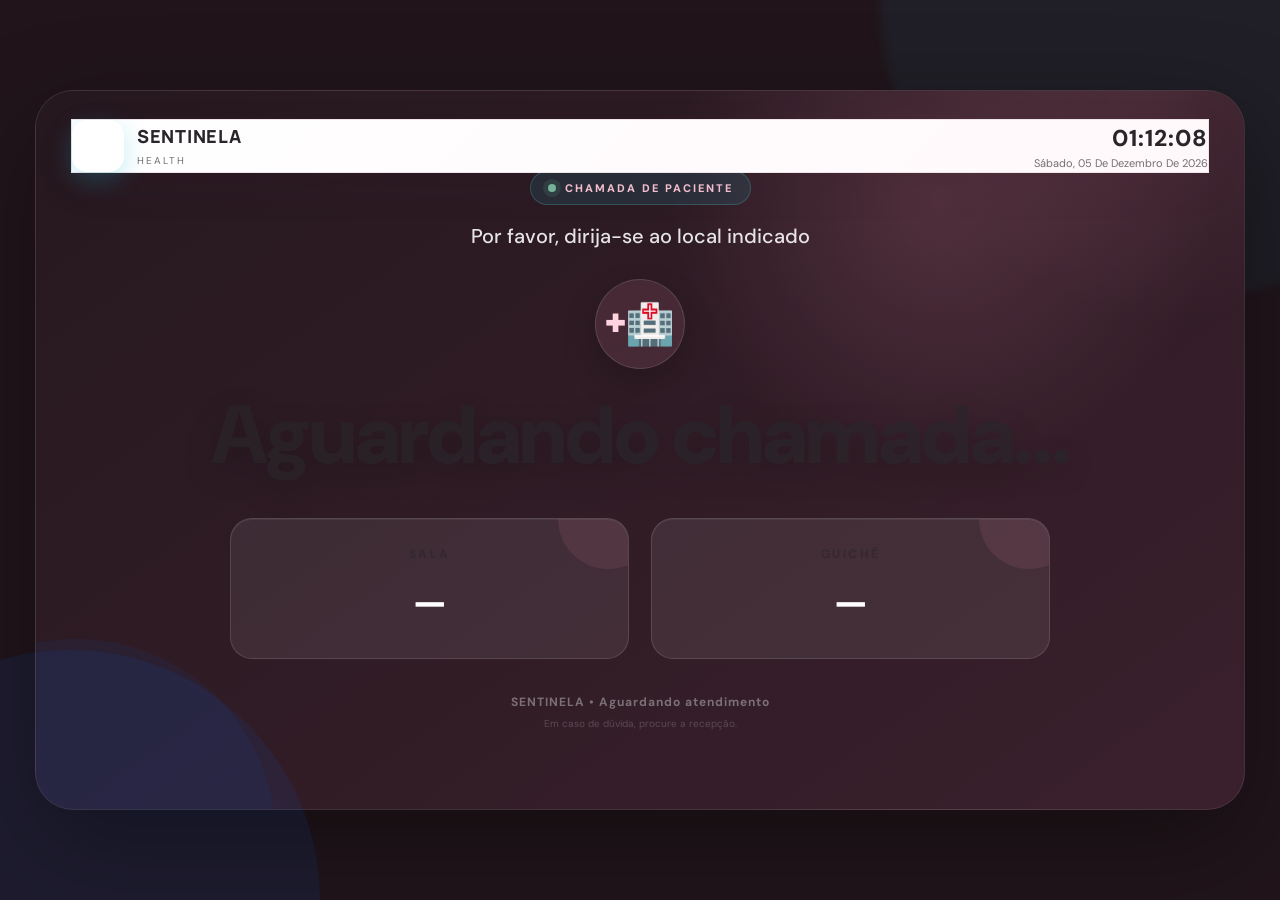
<file: sentinela-main/frontend/tv.html>
<!DOCTYPE html>
<html lang="pt-BR">

<head>

  <meta charset="UTF-8">

  <meta
    name="viewport"
    content="width=device-width, initial-scale=1.0"
  >

  <title>SENTINELA | Chamada</title>


  <style>

    * {
      margin: 0;
      padding: 0;
      box-sizing: border-box;
    }


    :root {

      --azul: #0b5ed7;
      --azul-escuro: #061d46;
      --azul-profundo: #073b88;

      --ciano: #14b8d4;
      --ciano-claro: #67e8f9;

      --branco: #ffffff;
      --branco-suave: rgba(255,255,255,0.88);

      --borda: rgba(255,255,255,0.18);

    }


    body {

      min-height: 100vh;

      font-family:
        Inter,
        "Segoe UI",
        Arial,
        sans-serif;

      background:

        radial-gradient(
          circle at 15% 20%,
          rgba(20,184,212,0.22),
          transparent 28%
        ),

        radial-gradient(
          circle at 85% 10%,
          rgba(11,94,215,0.35),
          transparent 35%
        ),

        radial-gradient(
          circle at 50% 100%,
          rgba(20,184,212,0.18),
          transparent 35%
        ),

        linear-gradient(
          135deg,
          #03122d,
          #061d46,
          #073b88,
          #087fae
        );

      color: white;

      overflow: hidden;

      display: flex;

      align-items: center;

      justify-content: center;

      padding: 35px;

    }


    /* =================================
       FUNDO DECORATIVO
    ================================= */

    body::before {

      content: "";

      position: fixed;

      width: 600px;
      height: 600px;

      border-radius: 50%;

      background:
        rgba(20,184,212,0.06);

      filter: blur(5px);

      top: -300px;
      right: -200px;

      pointer-events: none;

    }


    body::after {

      content: "";

      position: fixed;

      width: 500px;
      height: 500px;

      border-radius: 50%;

      background:
        rgba(11,94,215,0.10);

      bottom: -250px;
      left: -180px;

      pointer-events: none;

    }


    /* =================================
       TELA PRINCIPAL
    ================================= */

    .tela {

      width: 100%;

      max-width: 1250px;

      min-height: 720px;

      position: relative;

      display: flex;

      flex-direction: column;

      align-items: center;

      justify-content: center;

      text-align: center;

      padding: 55px;

      border-radius: 38px;

      background:
        linear-gradient(
          145deg,
          rgba(255,255,255,0.13),
          rgba(255,255,255,0.055)
        );

      border:
        1px solid
        var(--borda);

      backdrop-filter:
        blur(25px);

      box-shadow:
        0 35px 100px
        rgba(0,0,0,0.38);

      overflow: hidden;

    }


    .tela::before {

      content: "";

      position: absolute;

      width: 520px;
      height: 520px;

      border-radius: 50%;

      background:
        rgba(20,184,212,0.07);

      top: -270px;
      right: -180px;

    }


    .tela::after {

      content: "";

      position: absolute;

      width: 400px;
      height: 400px;

      border-radius: 50%;

      background:
        rgba(11,94,215,0.08);

      bottom: -230px;
      left: -160px;

    }


    /* =================================
       CABEÇALHO
    ================================= */

    .cabecalho {

      position: absolute;

      top: 28px;

      left: 35px;
      right: 35px;

      display: flex;

      align-items: center;

      justify-content: space-between;

      z-index: 5;

    }


    .logo-area {

      display: flex;

      align-items: center;

      gap: 13px;

    }


    .logo-icon {

      width: 52px;
      height: 52px;

      display: flex;

      align-items: center;
      justify-content: center;

      border-radius: 15px;

      background:
        linear-gradient(
          135deg,
          var(--azul),
          var(--ciano)
        );

      font-size: 27px;

      box-shadow:
        0 8px 25px
        rgba(20,184,212,0.25);

    }


    .logo-texto {

      text-align: left;

    }


    .logo-texto strong {

      display: block;

      font-size: 18px;

      font-weight: 900;

      letter-spacing: 1.5px;

    }


    .logo-texto span {

      font-size: 10px;

      letter-spacing: 2px;

      text-transform: uppercase;

      opacity: 0.65;

    }


    /* =================================
       RELÓGIO
    ================================= */

    .relogio-area {

      text-align: right;

    }


    .relogio {

      font-size: 23px;

      font-weight: 800;

      letter-spacing: 1px;

    }


    .data {

      margin-top: 3px;

      font-size: 11px;

      opacity: 0.65;

      text-transform: capitalize;

    }


    /* =================================
       CONTEÚDO
    ================================= */

    .conteudo {

      position: relative;

      z-index: 3;

      width: 100%;

      display: flex;

      flex-direction: column;

      align-items: center;

    }


    .status-chamada {

      display: inline-flex;

      align-items: center;

      gap: 9px;

      padding:
        9px 17px;

      border-radius: 30px;

      background:
        rgba(20,184,212,0.12);

      border:
        1px solid
        rgba(103,232,249,0.20);

      color:
        var(--ciano-claro);

      font-size: 11px;

      font-weight: 800;

      letter-spacing: 2px;

      text-transform: uppercase;

      margin-bottom: 18px;

    }


    .ponto {

      width: 8px;
      height: 8px;

      border-radius: 50%;

      background:
        var(--ciano-claro);

      box-shadow:
        0 0 12px
        var(--ciano-claro);

      animation:
        pulsar 1.5s infinite;

    }


    @keyframes pulsar {

      0% {
        opacity: 1;
        transform: scale(1);
      }

      50% {
        opacity: 0.4;
        transform: scale(0.7);
      }

      100% {
        opacity: 1;
        transform: scale(1);
      }

    }


    .titulo {

      font-size: 20px;

      font-weight: 500;

      color:
        var(--branco-suave);

      margin-bottom: 30px;

    }


    /* =================================
       ÍCONE
    ================================= */

    .icone {

      width: 90px;
      height: 90px;

      display: flex;

      align-items: center;
      justify-content: center;

      border-radius: 50%;

      background:
        linear-gradient(
          135deg,
          rgba(11,94,215,0.30),
          rgba(20,184,212,0.18)
        );

      border:
        1px solid
        rgba(255,255,255,0.20);

      font-size: 40px;

      margin-bottom: 25px;

      box-shadow:
        0 15px 35px
        rgba(0,0,0,0.18);

    }


    /* =================================
       NOME
    ================================= */

    .nome {

      font-size:
        clamp(
          42px,
          7vw,
          82px
        );

      font-weight: 900;

      line-height: 1;

      max-width: 1000px;

      margin-bottom: 42px;

      letter-spacing: -2px;

      text-shadow:
        0 10px 35px
        rgba(0,0,0,0.30);

      transition:
        opacity 0.3s ease,
        transform 0.3s ease;

    }


    .nome.nova-chamada {

      animation:
        aparecer 0.8s ease;

    }


    @keyframes aparecer {

      0% {

        opacity: 0;

        transform:
          scale(0.92)
          translateY(15px);

      }

      100% {

        opacity: 1;

        transform:
          scale(1)
          translateY(0);

      }

    }


    /* =================================
       INFORMAÇÕES
    ================================= */

    .informacoes {

      width: 100%;

      max-width: 820px;

      display: grid;

      grid-template-columns:
        1fr 1fr;

      gap: 22px;

    }


    .info {

      position: relative;

      padding:
        27px 30px;

      border-radius: 22px;

      background:
        rgba(255,255,255,0.10);

      border:
        1px solid
        rgba(255,255,255,0.16);

      box-shadow:
        inset 0 1px 0
        rgba(255,255,255,0.06);

      overflow: hidden;

    }


    .info::before {

      content: "";

      position: absolute;

      width: 100px;
      height: 100px;

      border-radius: 50%;

      background:
        rgba(20,184,212,0.08);

      top: -50px;
      right: -30px;

    }


    .info span {

      position: relative;

      display: block;

      font-size: 12px;

      font-weight: 700;

      letter-spacing: 2.5px;

      text-transform: uppercase;

      opacity: 0.60;

      margin-bottom: 10px;

    }


    .info strong {

      position: relative;

      display: block;

      font-size: 43px;

      font-weight: 900;

      color: white;

    }


    /* =================================
       RODAPÉ
    ================================= */

    .rodape {

      position: relative;

      z-index: 3;

      margin-top: 35px;

      display: flex;

      flex-direction: column;

      gap: 7px;

    }


    .rodape-principal {

      font-size: 12px;

      font-weight: 700;

      letter-spacing: 1px;

      opacity: 0.75;

    }


    .rodape-secundario {

      font-size: 10px;

      opacity: 0.40;

    }


    /* =================================
       ESTADO SEM CHAMADA
    ================================= */

    .aguardando {

      opacity: 0.65;

    }


    /* =================================
       RESPONSIVO
    ================================= */

    @media (max-width: 700px) {

      body {

        padding: 12px;

      }


      .tela {

        min-height: 650px;

        padding:
          90px 20px 35px;

        border-radius: 25px;

      }


      .cabecalho {

        top: 18px;

        left: 20px;
        right: 20px;

      }


      .logo-icon {

        width: 43px;
        height: 43px;

        font-size: 22px;

      }


      .logo-texto strong {

        font-size: 14px;

      }


      .logo-texto span {

        font-size: 8px;

      }


      .relogio {

        font-size: 17px;

      }


      .data {

        font-size: 9px;

      }


      .titulo {

        font-size: 16px;

      }


      .icone {

        width: 75px;
        height: 75px;

        font-size: 32px;

      }


      .nome {

        font-size: 40px;

        letter-spacing: -1px;

      }


      .informacoes {

        grid-template-columns: 1fr;

        gap: 12px;

      }


      .info {

        padding: 20px;

      }


      .info strong {

        font-size: 32px;

      }

    }

  </style>

  <link rel="stylesheet" href="css/sentinela.css">
  <link rel="icon" type="image/svg+xml" href="img/sentinela-logo.svg">
</head>


<body>


  <main class="tela">


    <!-- =========================
         CABEÇALHO
    ========================= -->

    <header class="cabecalho">


      <div class="logo-area">

        <div class="logo-icon">
          🩺
        </div>


        <div class="logo-texto">

          <strong>
            SENTINELA
          </strong>

          <span>
            Health
          </span>

        </div>

      </div>


      <div class="relogio-area">

        <div
          class="relogio"
          id="relogio"
        >
          00:00
        </div>


        <div
          class="data"
          id="data"
        >
          carregando...
        </div>

      </div>


    </header>



    <!-- =========================
         CONTEÚDO
    ========================= -->

    <div class="conteudo">


      <div class="status-chamada">

        <div class="ponto"></div>

        CHAMADA DE PACIENTE

      </div>


      <div class="titulo">

        Por favor, dirija-se ao local indicado

      </div>


      <div class="icone">
        🏥
      </div>


      <div
        class="nome"
        id="nomePaciente"
      >

        Aguardando chamada...

      </div>



      <!-- =========================
           SALA E GUICHÊ
      ========================= -->

      <section class="informacoes">


        <div class="info">

          <span>
            Sala
          </span>


          <strong
            id="salaPaciente"
          >
            —
          </strong>

        </div>



        <div class="info">

          <span>
            Guichê
          </span>


          <strong
            id="guichePaciente"
          >
            —
          </strong>

        </div>


      </section>


    </div>



    <!-- =========================
         RODAPÉ
    ========================= -->

    <footer class="rodape">


      <div
        class="rodape-principal"
        id="horario"
      >

        SENTINELA • Aguardando atendimento

      </div>


      <div class="rodape-secundario">

        Em caso de dúvida, procure a recepção.

      </div>


    </footer>


  </main>



  <script>


    /* =================================
       RELÓGIO
    ================================= */

    function atualizarRelogio() {

      const agora =
        new Date();


      document.getElementById(
        "relogio"
      ).textContent =
        agora.toLocaleTimeString(
          "pt-BR",
          {
            hour: "2-digit",
            minute: "2-digit",
            second: "2-digit"
          }
        );


      document.getElementById(
        "data"
      ).textContent =
        agora.toLocaleDateString(
          "pt-BR",
          {
            weekday: "long",
            day: "2-digit",
            month: "long",
            year: "numeric"
          }
        );

    }


    atualizarRelogio();


    setInterval(
      atualizarRelogio,
      1000
    );



    /* =================================
       CARREGAR CHAMADA
    ================================= */

    let ultimaChamada = "";


    function carregarChamada() {


      const dados =
        localStorage.getItem(
          "chamadaTV"
        );


      const nome =
        document.getElementById(
          "nomePaciente"
        );


      const sala =
        document.getElementById(
          "salaPaciente"
        );


      const guiche =
        document.getElementById(
          "guichePaciente"
        );


      const horario =
        document.getElementById(
          "horario"
        );


      /* =========================
         SEM CHAMADA
      ========================= */

      if (!dados) {

        nome.textContent =
          "Aguardando chamada...";

        nome.classList.add(
          "aguardando"
        );

        sala.textContent =
          "—";

        guiche.textContent =
          "—";

        horario.textContent =
          "SENTINELA • Aguardando atendimento";

        return;

      }


      try {


        const chamada =
          JSON.parse(
            dados
          );


        const nomePaciente =
          chamada.nome ||
          "Paciente";


        const salaPaciente =
          chamada.sala ||
          "—";


        const guichePaciente =
          chamada.guiche ||
          "—";


        const horarioChamada =
          chamada.horario ||
          "";


        /*
          Verifica se é uma
          chamada nova.
        */

        const identificador =
          nomePaciente +
          "|" +
          salaPaciente +
          "|" +
          guichePaciente +
          "|" +
          horarioChamada;


        if (
          identificador !==
          ultimaChamada
        ) {

          ultimaChamada =
            identificador;


          nome.classList.remove(
            "nova-chamada"
          );


          void nome.offsetWidth;


          nome.classList.remove(
            "aguardando"
          );


          nome.classList.add(
            "nova-chamada"
          );

        }


        nome.textContent =
          nomePaciente;


        sala.textContent =
          salaPaciente;


        guiche.textContent =
          guichePaciente;


        horario.textContent =
          "SENTINELA • " +
          (
            horarioChamada
              ? "Chamada realizada às " +
                horarioChamada
              : "Paciente chamado"
          );


      }


      catch (erro) {

        console.error(
          "Erro ao carregar chamada:",
          erro
        );

      }

    }



    /* =================================
       INICIALIZAÇÃO
    ================================= */

    carregarChamada();


    /*
      Atualiza a tela automaticamente.
    */

    setInterval(
      carregarChamada,
      1000
    );


  </script>


</body>

</html>
</file>
<file: sentinela-main/frontend/css/sentinela.css>
@import url('https://fonts.googleapis.com/css2?family=DM+Sans:wght@400;500;600;700&family=Manrope:wght@600;700;800&display=swap');

:root{
  --sakura:#e88ba8;
  --sakura-soft:#fcebf1;
  --sakura-pale:#fff7fa;
  --sakura-deep:#b84f72;
  --wine:#8e3d59;
  --ink:#29252a;
  --muted:#756e74;
  --bg:#faf8f9;
  --white:#fff;
  --clinical:#76b89b;
  --danger:#d86c78;
  --border:#eee4e9;
  --shadow:0 14px 40px rgba(67,36,48,.08);
  --shadow-sm:0 6px 20px rgba(67,36,48,.06);
  --radius:18px;
  --radius-sm:12px;
  --transition:180ms ease;
}

html{scroll-behavior:smooth}
body{
  font-family:'DM Sans','Segoe UI',Arial,sans-serif !important;
  color:var(--ink) !important;
  background:
    radial-gradient(circle at 100% 0, rgba(232,139,168,.10), transparent 28rem),
    radial-gradient(circle at 0 100%, rgba(118,184,155,.07), transparent 24rem),
    var(--bg) !important;
}
h1,h2,h3,h4,strong,.marca,.page-title h2,.login-header h2{
  font-family:'Manrope','DM Sans','Segoe UI',sans-serif !important;
}
button,input,select,textarea{font-family:inherit !important}
button{transition:transform var(--transition),box-shadow var(--transition),background var(--transition),border-color var(--transition)!important}
button:focus-visible,input:focus-visible,select:focus-visible,textarea:focus-visible,a:focus-visible{
  outline:3px solid rgba(232,139,168,.28)!important;
  outline-offset:2px!important;
}

/* ---------- reusable logo treatment ---------- */
.logo-icon,.logo-grande,.icone,.logo,.recurso-icon{
  position:relative;
}
.logo-icon::before,.logo-grande::before,.icone::before,.logo::before,.recurso-icon::before{
  content:'✚';
  display:flex;
  align-items:center;
  justify-content:center;
  color:var(--wine);
  font-weight:800;
}
.logo-icon,.logo-grande{font-size:0!important}
.logo-icon::before,.logo-grande::before{font-size:24px}
.recurso-icon{font-size:0!important}
.recurso-icon::before{font-size:14px}
.icone::before{font-size:24px}
.logo::before{font-size:24px}


.logo-icon,.logo-grande{
  background-image:url("../img/sentinela-logo.svg")!important;
  background-repeat:no-repeat!important;
  background-position:center!important;
  background-size:contain!important;
}
.logo-icon::before,.logo-grande::before{display:none!important}
.cabecalho .icone,.topo .logo{
  background-image:url("../img/sentinela-logo.svg")!important;
  background-repeat:no-repeat!important;
  background-position:center!important;
  background-size:58%!important;
}
.cabecalho .icone::before,.topo .logo::before{display:none!important}
.sentinela-mark{
  background-image:url("../img/sentinela-logo.svg");
  background-repeat:no-repeat;
  background-position:center;
  background-size:78%;
  font-size:0;
}

/* ---------- application shell / sidebar ---------- */
body.app-page{
  min-height:100vh;
  display:grid;
  grid-template-columns:244px minmax(0,1fr);
  align-items:stretch;
  background:
    radial-gradient(circle at 85% 0, rgba(232,139,168,.11), transparent 30rem),
    var(--bg)!important;
}
.sentinela-sidebar{
  position:sticky;
  top:0;
  height:100vh;
  z-index:50;
  padding:24px 16px;
  display:flex;
  flex-direction:column;
  background:rgba(255,255,255,.90);
  backdrop-filter:blur(18px);
  border-right:1px solid var(--border);
}
.sentinela-brand{
  display:flex;align-items:center;gap:11px;
  padding:5px 9px 26px;
}
.sentinela-mark{
  width:40px;height:40px;flex:0 0 40px;
  border-radius:13px;
  display:grid;place-items:center;
  color:#fff;
  background:linear-gradient(145deg,var(--sakura),var(--wine));
  box-shadow:0 8px 18px rgba(184,79,114,.20);
  font-size:20px;font-weight:800;
}
.sentinela-brand strong{display:block;font:800 16px/1 'Manrope',sans-serif;letter-spacing:-.3px}
.sentinela-brand span{display:block;margin-top:5px;color:var(--muted);font-size:10px;font-weight:600;letter-spacing:.08em;text-transform:uppercase}
.sentinela-nav{display:flex;flex-direction:column;gap:5px}
.sentinela-nav a{
  display:flex;align-items:center;gap:11px;
  min-height:44px;padding:0 12px;
  border-radius:12px;
  color:var(--muted)!important;
  text-decoration:none!important;
  font-size:13px;font-weight:600;
  transition:all var(--transition);
}
.sentinela-nav a:hover{background:var(--sakura-pale);color:var(--wine)!important;transform:translateX(2px)}
.sentinela-nav a.active{background:var(--sakura-soft);color:var(--wine)!important;box-shadow:inset 3px 0 0 var(--sakura)}
.sentinela-nav .nav-icon{width:20px;text-align:center;font-size:15px}
.sentinela-side-footer{margin-top:auto;padding:15px 10px 4px;color:#a29aa0;font-size:10px;line-height:1.5;border-top:1px solid var(--border)}
body.app-page > .container,
body.app-page > .dashboard,
body.app-page > .topo,
body.app-page > .formulario,
body.app-page > header{
  grid-column:2;
}
body.app-page > .container{width:auto!important;max-width:1180px!important;margin:0 auto!important;padding:30px 34px 50px!important}
body.app-page > .topo{
  margin:24px 34px 0!important;
  border-radius:20px!important;
}
body.app-page > .dashboard{padding:0 34px 40px!important;max-width:1250px;margin:0 auto;width:100%;box-sizing:border-box}
body.app-page > .formulario{max-width:850px!important;margin:30px auto!important}
body.app-page > header:not(.topo){margin:24px 34px 0!important}

/* ---------- global panels/cards ---------- */
.card,.secao,.paciente-selecionado,.barra,.lista > .card{
  border-color:var(--border)!important;
  box-shadow:var(--shadow)!important;
}
.card{border-radius:var(--radius)!important}
.card:hover{transform:translateY(-2px)!important;box-shadow:0 18px 46px rgba(67,36,48,.10)!important}
.card::before{background:linear-gradient(180deg,var(--sakura),var(--wine))!important}
label{color:#5f575d!important}
input,select,textarea{
  color:var(--ink)!important;
  background:#fff!important;
  border-color:var(--border)!important;
  border-radius:11px!important;
  box-shadow:none!important;
}
input:focus,select:focus,textarea:focus{
  border-color:var(--sakura)!important;
  box-shadow:0 0 0 4px rgba(232,139,168,.12)!important;
}
button,.botao-principal,.btn-save,.botao-login{
  border-radius:11px!important;
  background:linear-gradient(135deg,var(--sakura-deep),var(--wine))!important;
  color:#fff!important;
  box-shadow:0 8px 20px rgba(142,61,89,.16)!important;
}
button:hover,.botao-principal:hover,.btn-save:hover,.botao-login:hover{
  transform:translateY(-1px)!important;
  box-shadow:0 12px 25px rgba(142,61,89,.20)!important;
}
.status{
  background:var(--sakura-soft)!important;
  color:var(--wine)!important;
  border-color:#f3d5df!important;
}
footer{color:#948b91!important}

/* ---------- login ---------- */
.login-wrapper{
  min-height:100vh!important;
  background:
    radial-gradient(circle at 12% 10%,rgba(232,139,168,.16),transparent 28%),
    radial-gradient(circle at 90% 90%,rgba(118,184,155,.11),transparent 25%),
    var(--bg)!important;
}
.painel-esquerdo{
  background:
    linear-gradient(145deg,rgba(142,61,89,.97),rgba(184,79,114,.94)),
    var(--wine)!important;
}
.logo-grande{
  background:rgba(255,255,255,.14)!important;
  border-color:rgba(255,255,255,.22)!important;
  box-shadow:0 12px 30px rgba(62,20,34,.18)!important;
}
.logo-grande::before{color:#fff}
.painel-esquerdo h1{letter-spacing:-1.5px!important}
.painel-esquerdo h1 span{color:#f9c4d4!important}
.recurso{border-color:rgba(255,255,255,.15)!important;background:rgba(255,255,255,.08)!important}
.recurso-icon{background:rgba(255,255,255,.14)!important}
.painel-login{
  background:rgba(255,255,255,.92)!important;
  box-shadow:-15px 0 50px rgba(67,36,48,.06)!important;
}
.login-header h2{color:var(--ink)!important}
.login-header p,.descricao{color:var(--muted)!important}
.input-wrapper{border-color:var(--border)!important;background:#fff!important}
.input-wrapper:focus-within{border-color:var(--sakura)!important;box-shadow:0 0 0 4px rgba(232,139,168,.12)!important}
.input-icon{color:var(--wine)!important}

/* ---------- attendance ---------- */
.cabecalho,.topo,body.app-page > header{
  background:linear-gradient(135deg,#fff,#fff8fa)!important;
  color:var(--ink)!important;
  border:1px solid var(--border)!important;
  box-shadow:var(--shadow)!important;
}
.cabecalho .icone,.topo .logo,body.app-page > header .logo{
  background:var(--sakura-soft)!important;
  border:1px solid #f3d5df!important;
  color:var(--wine)!important;
}
.cabecalho .icone::before,.topo .logo::before,body.app-page > header .logo::before{color:var(--wine)}
.marca,.topo-texto .marca{color:var(--wine)!important}
.subtitulo,.topo-texto p{color:var(--muted)!important}
.titulo-formulario h2,.introducao h2,.page-title h2{color:var(--ink)!important}
.titulo-formulario p,.introducao p,.page-title p{color:var(--muted)!important}
.secao{background:#fff!important}
.secao h3{color:var(--wine)!important}
.opcao-responsavel label,.alta-option label{border-color:var(--border)!important;background:#fff!important}
.opcao-responsavel input:checked+label,.alta-option input:checked+label{border-color:var(--sakura)!important;background:var(--sakura-pale)!important;box-shadow:0 0 0 2px rgba(232,139,168,.08)!important}
.aviso{background:#fff9fb!important;border-color:#f2dce4!important;color:#6d4a58!important}
.aviso-icon{color:var(--wine)!important}
.alerta-critico{border-color:#f1cbd1!important}
.resultado{border:1px solid var(--border)!important;background:#fff!important}
.mensagem{border-radius:11px!important}
.voltar{background:#fff!important;color:var(--wine)!important;border:1px solid var(--border)!important;box-shadow:none!important}

/* ---------- doctor dashboard ---------- */
.card-header{border-bottom-color:var(--border)!important}
.card-header h2{color:var(--ink)!important}
.card-header p{color:var(--muted)!important}
.contador{background:var(--sakura-soft)!important;color:var(--wine)!important}
.alta-icon,.chamada-icon,.alta-card .card-header .alta-icon,.chamada-card .card-header .chamada-icon{background:var(--sakura-soft)!important;color:var(--wine)!important}
.paciente-card{border-color:var(--border)!important;background:#fff!important}
.paciente-card:hover{border-color:#e8bccb!important}
.risco.verde{background:#eaf7f0!important;color:#3f8063!important}
.risco.amarelo{background:#fff5db!important;color:#856c26!important}
.risco.vermelho{background:#fcecee!important;color:#a14c59!important}
.alerta-alergia{background:#fff8f9!important;border-color:#f2d4dc!important;color:#8e3d59!important}
.btn{border-color:var(--border)!important;background:#fff!important;color:var(--wine)!important;box-shadow:none!important}
.btn-atender{background:var(--sakura-soft)!important;color:var(--wine)!important;border-color:#f3d5df!important}
.select-alta{background:#fff!important}

/* ---------- medications ---------- */
body.app-page .barra{
  background:#fff!important;border:1px solid var(--border)!important;
}
.icone-info,.avatar,.dado-icone,.sem-dados .icone-vazio{
  background:var(--sakura-soft)!important;color:var(--wine)!important;
}
.medicacao{background:linear-gradient(135deg,#fff7fa,#fff)!important;border-color:#f1dce4!important}
.medicacao .dado-icone{background:#f9e3eb!important}
.sem-dados,.loading{border-color:var(--border)!important;box-shadow:var(--shadow-sm)!important}
.spinner{border-color:#f0dce4!important;border-top-color:var(--sakura-deep)!important}
.erro{background:#fff7f8!important;border-color:#f1ccd3!important;color:#9b4b58!important}

/* ---------- discharge ---------- */
.patient-highlight{background:linear-gradient(135deg,#fff7fa,#fff)!important;border-color:#f0dce4!important}
.patient-avatar{background:linear-gradient(145deg,var(--sakura),var(--wine))!important}
.card-title{border-bottom-color:var(--border)!important}
.card-title-icon{background:var(--sakura-soft)!important;color:var(--wine)!important}
.resumo-box{background:#fff8fb!important;border-left-color:var(--sakura)!important;color:#6d5c63!important}
.btn-secondary,.btn-print,.btn-pdf{background:#fff!important;color:var(--wine)!important;border-color:var(--border)!important;box-shadow:none!important}
.btn-pdf{background:#edf8f2!important;color:#4d8a6e!important;border-color:#d3ebdd!important}
.btn-print{background:var(--sakura-soft)!important}
.toast{background:var(--clinical)!important}

/* ---------- TV: premium clinical display ---------- */
body:has(.tela){
  background:#21151b!important;
}
.tela{
  background:
    radial-gradient(circle at 75% 15%,rgba(232,139,168,.18),transparent 25%),
    linear-gradient(145deg,#26181f,#3a202c)!important;
  border:1px solid rgba(255,255,255,.10)!important;
}
.tela::before{background:radial-gradient(circle,rgba(232,139,168,.12),transparent 65%)!important}
.logo-icon{background:rgba(255,255,255,.08)!important;border-color:rgba(255,255,255,.14)!important}
.logo-icon::before{color:#ffd4e0}
.logo-texto strong{letter-spacing:.04em!important}
.status-chamada{color:#f8c4d3!important}
.status-chamada .ponto{background:var(--clinical)!important;box-shadow:0 0 0 5px rgba(118,184,155,.12)!important}
.icone{background:rgba(232,139,168,.13)!important;border-color:rgba(255,255,255,.12)!important}
.icone::before{color:#ffd4e0}
.info{background:rgba(255,255,255,.08)!important;border-color:rgba(255,255,255,.12)!important}
.info::before{background:rgba(232,139,168,.10)!important}

/* ---------- responsive sidebar ---------- */
@media(max-width:900px){
  body.app-page{display:block!important}
  .sentinela-sidebar{
    position:sticky;height:auto;min-height:0;
    padding:10px 12px;
    border-right:0;border-bottom:1px solid var(--border);
    flex-direction:row;align-items:center;gap:10px;
  }
  .sentinela-brand{padding:4px 7px;flex:0 0 auto}
  .sentinela-brand span,.sentinela-side-footer{display:none}
  .sentinela-nav{flex:1;flex-direction:row;justify-content:flex-end;overflow:auto}
  .sentinela-nav a{min-height:38px;padding:0 9px}
  .sentinela-nav a span:not(.nav-icon){display:none}
  body.app-page > .container,
  body.app-page > .dashboard,
  body.app-page > .topo,
  body.app-page > .formulario,
  body.app-page > header{margin-left:auto!important;margin-right:auto!important;grid-column:auto}
  body.app-page > .container{padding:22px 16px 40px!important}
  body.app-page > .topo{margin:16px!important}
  body.app-page > .dashboard{padding:0 16px 35px!important}
  body.app-page > .formulario{margin:22px 16px!important}
}
@media(max-width:560px){
  .sentinela-sidebar{overflow:hidden}
  .sentinela-brand strong{font-size:14px}
  .sentinela-nav{gap:2px}
  .sentinela-nav a{padding:0 7px}
  body.app-page > .container{padding:16px 12px 30px!important}
  body.app-page > .dashboard{padding:0 12px 30px!important}
}
</file>
